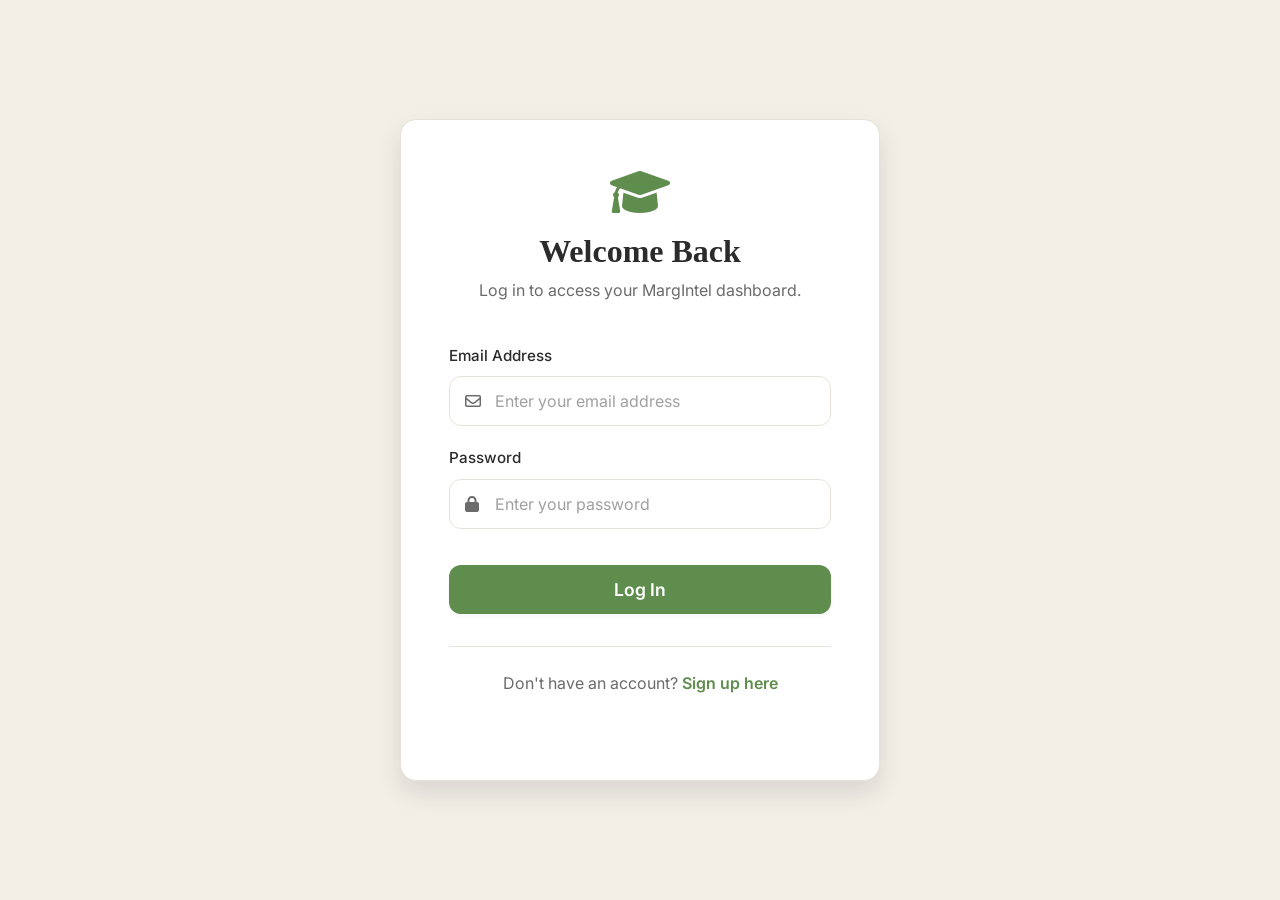
<file: frontend/public/index.html>
<!DOCTYPE html>
<html lang="en">
<head>
  <meta charset="UTF-8">
  <meta name="viewport" content="width=device-width, initial-scale=1.0">
  <title>AI Career Path Allocator</title>
  <link rel="stylesheet" href="style.css">
</head>
<body>
  <div class="dashboard">
    <div class="dashboard-header">
      <h2>AI Career Path Allocator</h2>
      <p id="welcome">Welcome! Choose your standard to find your ideal career path.</p>
    </div>

    <!-- 10th Standard Section -->
    <div class="section-card" onclick="selectSection('tenth')">
      <div class="section-header">
        <h3>10th Standard</h3>
        <span class="badge">For 10th Grade Students</span>
      </div>
      <p>Science, English, Maths + 5 Psychometric Questions + 3 Interests</p>
    </div>

    <!-- 12th Standard Section -->
    <div class="section-card" onclick="selectSection('twelfth')">
      <div class="section-header">
        <h3>12th Standard</h3>
        <span class="badge">For 12th Grade Students</span>
      </div>
      <p>Physics, Chemistry, Maths, Biology + 5 Psychometric Questions + 3 Interests</p>
    </div>

    <!-- 10th Standard Form -->
    <div id="tenthForm" class="form-section">
      <h3>10th Standard Career Prediction</h3>
      
      <div class="form-group">
        <h4>Academic Marks (Out of 100)</h4>
        <div class="input-grid">
          <div class="input-container">
            <input type="number" id="tenth_science" placeholder="Science Marks" min="0" max="100">
            <div class="tooltip">Enter your Science marks (0-100)</div>
          </div>
          <div class="input-container">
            <input type="number" id="tenth_english" placeholder="English Marks" min="0" max="100">
            <div class="tooltip">Enter your English marks (0-100)</div>
          </div>
          <div class="input-container">
            <input type="number" id="tenth_maths" placeholder="Maths Marks" min="0" max="100">
            <div class="tooltip">Enter your Maths marks (0-100)</div>
          </div>
        </div>
      </div>

      <div class="form-group">
        <h4>Psychometric Questions (Rate 1-5)</h4>
        <div class="input-grid">
          <div class="input-container">
            <label>Analytical Thinking</label>
            <select id="tenth_analytical_thinking">
              <option value="">Select (1-5)</option>
              <option value="1">1 - Low</option>
              <option value="2">2 - Below Average</option>
              <option value="3">3 - Average</option>
              <option value="4">4 - Good</option>
              <option value="5">5 - Excellent</option>
            </select>
            <div class="tooltip">Ability to analyze complex problems logically</div>
          </div>
          <div class="input-container">
            <label>Creativity</label>
            <select id="tenth_creativity">
              <option value="">Select (1-5)</option>
              <option value="1">1 - Low</option>
              <option value="2">2 - Below Average</option>
              <option value="3">3 - Average</option>
              <option value="4">4 - Good</option>
              <option value="5">5 - Excellent</option>
            </select>
            <div class="tooltip">Ability to think creatively and innovatively</div>
          </div>
          <div class="input-container">
            <label>Leadership</label>
            <select id="tenth_leadership">
              <option value="">Select (1-5)</option>
              <option value="1">1 - Low</option>
              <option value="2">2 - Below Average</option>
              <option value="3">3 - Average</option>
              <option value="4">4 - Good</option>
              <option value="5">5 - Excellent</option>
            </select>
            <div class="tooltip">Ability to lead and motivate others</div>
          </div>
          <div class="input-container">
            <label>Problem Solving</label>
            <select id="tenth_problem_solving">
              <option value="">Select (1-5)</option>
              <option value="1">1 - Low</option>
              <option value="2">2 - Below Average</option>
              <option value="3">3 - Average</option>
              <option value="4">4 - Good</option>
              <option value="5">5 - Excellent</option>
            </select>
            <div class="tooltip">Ability to solve complex problems effectively</div>
          </div>
          <div class="input-container">
            <label>Communication</label>
            <select id="tenth_communication">
              <option value="">Select (1-5)</option>
              <option value="1">1 - Low</option>
              <option value="2">2 - Below Average</option>
              <option value="3">3 - Average</option>
              <option value="4">4 - Good</option>
              <option value="5">5 - Excellent</option>
            </select>
            <div class="tooltip">Ability to communicate ideas clearly</div>
          </div>
        </div>
      </div>

      <div class="form-group">
        <h4>Interests (Select from dropdown)</h4>
        <div class="input-grid">
          <div class="input-container">
            <label class="required">Interest 1 (Required)</label>
            <select id="tenth_interest1">
              <option value="">Select Interest</option>
              <option value="Technology">Technology</option>
              <option value="Engineering">Engineering</option>
              <option value="Healthcare">Healthcare</option>
              <option value="Science">Science</option>
              <option value="Research">Research</option>
              <option value="Business">Business</option>
              <option value="Finance">Finance</option>
              <option value="Creative Arts">Creative Arts</option>
              <option value="Writing">Writing</option>
              <option value="History">History</option>
            </select>
          </div>
          <div class="input-container">
            <label class="required">Interest 2 (Required)</label>
            <select id="tenth_interest2">
              <option value="">Select Interest</option>
              <option value="Technology">Technology</option>
              <option value="Engineering">Engineering</option>
              <option value="Healthcare">Healthcare</option>
              <option value="Science">Science</option>
              <option value="Research">Research</option>
              <option value="Business">Business</option>
              <option value="Finance">Finance</option>
              <option value="Creative Arts">Creative Arts</option>
              <option value="Writing">Writing</option>
              <option value="History">History</option>
            </select>
          </div>
          <div class="input-container">
            <label>Interest 3 (Optional)</label>
            <select id="tenth_interest3">
              <option value="">Select Interest (Optional)</option>
              <option value="Technology">Technology</option>
              <option value="Engineering">Engineering</option>
              <option value="Healthcare">Healthcare</option>
              <option value="Science">Science</option>
              <option value="Research">Research</option>
              <option value="Business">Business</option>
              <option value="Finance">Finance</option>
              <option value="Creative Arts">Creative Arts</option>
              <option value="Writing">Writing</option>
              <option value="History">History</option>
            </select>
          </div>
        </div>
      </div>

      <div class="progress-container" id="tenthProgressContainer">
        <div class="progress-bar" id="tenthProgressBar"></div>
      </div>

      <div class="button-group">
        <button onclick="predictTenthCareer()">Predict Career Path</button>
        <button onclick="analyzeTenthStrengths()" class="secondary">Analyze My Strengths</button>
        <button onclick="goBack()" class="secondary">Back to Dashboard</button>
      </div>
      
      <div id="tenthResult"></div>
      <div id="tenthAnalysis" class="analysis-results"></div>
    </div>

    <!-- 12th Standard Form -->
    <div id="twelfthForm" class="form-section">
      <h3>12th Standard Career Prediction</h3>
      
      <div class="form-group">
        <h4>Academic Marks (Out of 100)</h4>
        <div class="input-grid">
          <div class="input-container">
            <input type="number" id="twelfth_physics" placeholder="Physics Marks" min="0" max="100">
            <div class="tooltip">Enter your Physics marks (0-100)</div>
          </div>
          <div class="input-container">
            <input type="number" id="twelfth_chemistry" placeholder="Chemistry Marks" min="0" max="100">
            <div class="tooltip">Enter your Chemistry marks (0-100)</div>
          </div>
          <div class="input-container">
            <input type="number" id="twelfth_maths" placeholder="Maths Marks" min="0" max="100">
            <div class="tooltip">Enter your Maths marks (0-100)</div>
          </div>
          <div class="input-container">
            <input type="number" id="twelfth_biology" placeholder="Biology Marks" min="0" max="100">
            <div class="tooltip">Enter your Biology marks (0-100)</div>
          </div>
        </div>
      </div>

      <div class="form-group">
        <h4>Psychometric Questions (Rate 1-5)</h4>
        <div class="input-grid">
          <div class="input-container">
            <label>Analytical Thinking</label>
            <select id="twelfth_analytical_thinking">
              <option value="">Select (1-5)</option>
              <option value="1">1 - Low</option>
              <option value="2">2 - Below Average</option>
              <option value="3">3 - Average</option>
              <option value="4">4 - Good</option>
              <option value="5">5 - Excellent</option>
            </select>
            <div class="tooltip">Ability to analyze complex problems logically</div>
          </div>
          <div class="input-container">
            <label>Creativity</label>
            <select id="twelfth_creativity">
              <option value="">Select (1-5)</option>
              <option value="1">1 - Low</option>
              <option value="2">2 - Below Average</option>
              <option value="3">3 - Average</option>
              <option value="4">4 - Good</option>
              <option value="5">5 - Excellent</option>
            </select>
            <div class="tooltip">Ability to think creatively and innovatively</div>
          </div>
          <div class="input-container">
            <label>Leadership</label>
            <select id="twelfth_leadership">
              <option value="">Select (1-5)</option>
              <option value="1">1 - Low</option>
              <option value="2">2 - Below Average</option>
              <option value="3">3 - Average</option>
              <option value="4">4 - Good</option>
              <option value="5">5 - Excellent</option>
            </select>
            <div class="tooltip">Ability to lead and motivate others</div>
          </div>
          <div class="input-container">
            <label>Problem Solving</label>
            <select id="twelfth_problem_solving">
              <option value="">Select (1-5)</option>
              <option value="1">1 - Low</option>
              <option value="2">2 - Below Average</option>
              <option value="3">3 - Average</option>
              <option value="4">4 - Good</option>
              <option value="5">5 - Excellent</option>
            </select>
            <div class="tooltip">Ability to solve complex problems effectively</div>
          </div>
          <div class="input-container">
            <label>Communication</label>
            <select id="twelfth_communication">
              <option value="">Select (1-5)</option>
              <option value="1">1 - Low</option>
              <option value="2">2 - Below Average</option>
              <option value="3">3 - Average</option>
              <option value="4">4 - Good</option>
              <option value="5">5 - Excellent</option>
            </select>
            <div class="tooltip">Ability to communicate ideas clearly</div>
          </div>
        </div>
      </div>

      <div class="form-group">
        <h4>Interests (Select from dropdown)</h4>
        <div class="input-grid">
          <div class="input-container">
            <label class="required">Interest 1 (Required)</label>
            <select id="twelfth_interest1">
              <option value="">Select Interest</option>
              <option value="Technology">Technology</option>
              <option value="Engineering">Engineering</option>
              <option value="Healthcare">Healthcare</option>
              <option value="Science">Science</option>
              <option value="Research">Research</option>
              <option value="Business">Business</option>
              <option value="Finance">Finance</option>
              <option value="Creative Arts">Creative Arts</option>
              <option value="Writing">Writing</option>
              <option value="History">History</option>
            </select>
          </div>
          <div class="input-container">
            <label class="required">Interest 2 (Required)</label>
            <select id="twelfth_interest2">
              <option value="">Select Interest</option>
              <option value="Technology">Technology</option>
              <option value="Engineering">Engineering</option>
              <option value="Healthcare">Healthcare</option>
              <option value="Science">Science</option>
              <option value="Research">Research</option>
              <option value="Business">Business</option>
              <option value="Finance">Finance</option>
              <option value="Creative Arts">Creative Arts</option>
              <option value="Writing">Writing</option>
              <option value="History">History</option>
            </select>
          </div>
          <div class="input-container">
            <label>Interest 3 (Optional)</label>
            <select id="twelfth_interest3">
              <option value="">Select Interest (Optional)</option>
              <option value="Technology">Technology</option>
              <option value="Engineering">Engineering</option>
              <option value="Healthcare">Healthcare</option>
              <option value="Science">Science</option>
              <option value="Research">Research</option>
              <option value="Business">Business</option>
              <option value="Finance">Finance</option>
              <option value="Creative Arts">Creative Arts</option>
              <option value="Writing">Writing</option>
              <option value="History">History</option>
            </select>
          </div>
        </div>
      </div>

      <div class="progress-container" id="twelfthProgressContainer">
        <div class="progress-bar" id="twelfthProgressBar"></div>
      </div>

      <div class="button-group">
        <button onclick="predictTwelfthCareer()">Predict Career Path</button>
        <button onclick="analyzeTwelfthStrengths()" class="secondary">Analyze My Strengths</button>
        <button onclick="goBack()" class="secondary">Back to Dashboard</button>
      </div>
      
      <div id="twelfthResult"></div>
      <div id="twelfthAnalysis" class="analysis-results"></div>
    </div>

    <div class="button-group" style="margin-top: 30px;">
      <button onclick="logout()" class="logout">Logout</button>
    </div>
  </div>

  <script>
    // Display logged-in user name if available
    const user = JSON.parse(localStorage.getItem("user"));
    if (user && user.name) {
      document.getElementById("welcome").innerText = `Welcome, ${user.name}! Choose your standard to find your ideal career path.`;
    } else {
      // If not logged in, redirect to login page
      window.location.href = "login.html";
    }
  </script>

  <script src="script.js"></script>
</body>
</html>
</file>
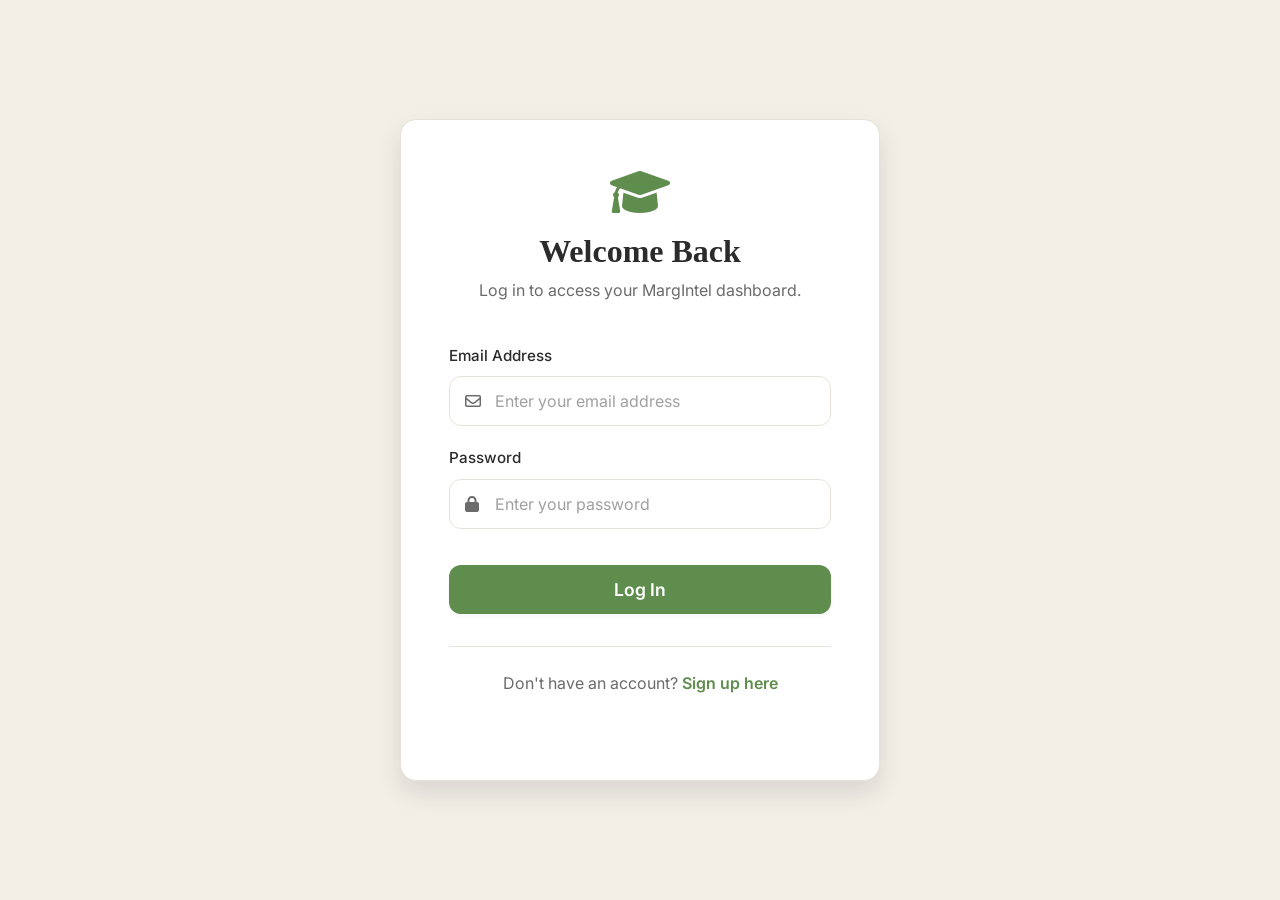
<file: frontend/public/admin.html>
<!DOCTYPE html>
<html lang="en">
<head>
    <meta charset="UTF-8">
    <meta name="viewport" content="width=device-width, initial-scale=1.0">
    <title>MargIntel - Admin Dashboard</title>
    <!-- Google Fonts -->
    <link href="https://fonts.googleapis.com/css2?family=Inter:wght@400;500;600;700&display=swap" rel="stylesheet">
    <link rel="stylesheet" href="style.css">
    <link rel="stylesheet" href="https://cdnjs.cloudflare.com/ajax/libs/font-awesome/6.0.0/css/all.min.css">
    <style>
        .admin-stats-grid {
            display: grid;
            grid-template-columns: repeat(auto-fit, minmax(200px, 1fr));
            gap: 24px;
            margin-bottom: 40px;
        }
        .stat-card {
            background-color: var(--bg-card);
            border: 1px solid var(--border);
            border-radius: var(--radius-md);
            padding: 24px;
            display: flex;
            align-items: center;
            gap: 20px;
        }
        .stat-icon {
            width: 60px;
            height: 60px;
            border-radius: 50%;
            background-color: var(--primary-light);
            color: var(--primary);
            display: flex;
            align-items: center;
            justify-content: center;
            font-size: 1.5rem;
        }
        .stat-content h3 {
            font-size: 2rem;
            margin-bottom: 4px;
        }
        .stat-content p {
            color: var(--text-muted);
            font-size: 0.9rem;
        }
        .admin-table-container {
            background-color: var(--bg-card);
            border: 1px solid var(--border);
            border-radius: var(--radius-md);
            overflow: hidden;
        }
        .admin-table {
            width: 100%;
            border-collapse: collapse;
        }
        .admin-table th, .admin-table td {
            padding: 16px 24px;
            text-align: left;
            border-bottom: 1px solid var(--border);
        }
        .admin-table th {
            background-color: var(--bg-alt);
            font-weight: 600;
            color: var(--text-muted);
            text-transform: uppercase;
            font-size: 0.85rem;
            letter-spacing: 0.5px;
        }
        .admin-table tbody tr:hover {
            background-color: var(--bg-alt);
        }
        .status-badge {
            display: inline-block;
            padding: 4px 12px;
            border-radius: var(--radius-pill);
            font-size: 0.85rem;
            font-weight: 500;
        }
        .status-complete {
            background-color: #E8F5E9;
            color: #2E7D32;
        }
        .status-pending {
            background-color: #FFF3E0;
            color: #EF6C00;
        }
        .action-btns .btn-icon {
            background: none;
            border: none;
            color: var(--text-muted);
            cursor: pointer;
            font-size: 1.1rem;
            margin-right: 12px;
            transition: var(--transition);
        }
        .action-btns .btn-icon:hover {
            color: var(--primary);
        }
    </style>
</head>
<body class="dashboard-body">

    <!-- Sidebar Navigation -->
    <aside class="sidebar" id="sidebar">
        <div class="sidebar-header">
            <i class="fa-solid fa-graduation-cap text-sage"></i>
            <h2>MargIntel</h2>
        </div>
        
        <ul class="sidebar-menu">
            <li><a href="dashboard.html"><i class="fa-solid fa-house"></i> Dashboard</a></li>
            <li><a href="assessment.html"><i class="fa-solid fa-clipboard-list"></i> Assessment</a></li>
            <li><a href="strength.html"><i class="fa-solid fa-dumbbell"></i> Strength Analysis</a></li>
            <li><a href="prediction.html"><i class="fa-solid fa-bullseye"></i> Career Prediction</a></li>
            <li><a href="reports.html"><i class="fa-solid fa-file-pdf"></i> PDF Reports</a></li>
            <li class="menu-divider"></li>
            <li><a href="profile.html"><i class="fa-solid fa-user"></i> My Profile</a></li>
            <li><a href="settings.html"><i class="fa-solid fa-gear"></i> Settings</a></li>
            <li id="admin-nav" style="display: block;"><a href="admin.html" class="active"><i class="fa-solid fa-shield-halved"></i> Admin Panel</a></li>
        </ul>
        
        <div class="sidebar-footer">
            <a href="#" onclick="logout(event)"><i class="fa-solid fa-arrow-right-from-bracket"></i> Log Out</a>
        </div>
    </aside>

    <main class="main-content">
        <header class="top-header">
            <button class="mobile-toggle" id="mobile-toggle">
                <i class="fa-solid fa-bars"></i>
            </button>
            <div class="header-user">
                <span id="welcome-msg">Admin Mode</span>
                <div class="user-avatar" id="user-avatar-initial" style="background-color: #D9534F; color: white;">A</div>
            </div>
        </header>

        <div class="dashboard-content">
            <div class="page-title">
                <h1>System Administration</h1>
                <p>Monitor platform usage, user assessments, and predictions.</p>
            </div>

            <div class="admin-stats-grid" id="stats-container">
                <div class="stat-card"><div class="stat-icon"><i class="fa-solid fa-spinner fa-spin"></i></div><div class="stat-content"><h3>-</h3><p>Loading Stats...</p></div></div>
            </div>

            <div class="admin-table-container">
                <table class="admin-table">
                    <thead>
                        <tr>
                            <th>User Name</th>
                            <th>Email</th>
                            <th>Joined Date</th>
                            <th>Assessment Status</th>
                            <th>Actions</th>
                        </tr>
                    </thead>
                    <tbody id="users-table-body">
                        <tr><td colspan="5" class="text-center">Loading users...</td></tr>
                    </tbody>
                </table>
            </div>

            <!-- Simple Modal for User Details (Hidden by default) -->
            <div id="userModal" style="display: none; position: fixed; inset: 0; background: rgba(0,0,0,0.5); z-index: 1000; align-items: center; justify-content: center;">
                <div style="background: white; padding: 32px; border-radius: 12px; width: 90%; max-width: 600px; max-height: 90vh; overflow-y: auto;">
                    <div style="display: flex; justify-content: space-between; align-items: center; margin-bottom: 24px;">
                        <h2 id="modal-title">User Details</h2>
                        <button onclick="closeModal()" style="background: none; border: none; font-size: 1.5rem; cursor: pointer;">&times;</button>
                    </div>
                    <div id="modal-content" style="white-space: pre-wrap; font-family: monospace; background: #f4f4f4; padding: 16px; border-radius: 8px;">
                        Loading...
                    </div>
                </div>
            </div>
            
        </div>
    </main>

    <script src="app.js"></script>
    <script>
        document.addEventListener('DOMContentLoaded', async () => {
            const user = JSON.parse(localStorage.getItem('margintel_user') || '{}');
            if (user.role !== 'admin') {
                alert("Unauthorized Access");
                window.location.href = 'dashboard.html';
                return;
            }

            if (user.profile_photo_path) {
                const topAvatar = document.getElementById('user-avatar-initial');
                topAvatar.style.backgroundImage = `url(${API_BASE_URL}${user.profile_photo_path})`;
                topAvatar.style.backgroundSize = 'cover';
                topAvatar.textContent = '';
            }

            try {
                // Fetch Stats
                const statsRes = await fetchWithAuth(`${API_BASE_URL}/admin/stats`);
                const statsData = await statsRes.json();
                
                if (statsData.status) {
                    const s = statsData.stats;
                    document.getElementById('stats-container').innerHTML = `
                        <div class="stat-card"><div class="stat-icon"><i class="fa-solid fa-users"></i></div><div class="stat-content"><h3>${s.total_users}</h3><p>Total Users</p></div></div>
                        <div class="stat-card"><div class="stat-icon"><i class="fa-solid fa-clipboard-check"></i></div><div class="stat-content"><h3>${s.completed_assessments}</h3><p>Assessments Completed</p></div></div>
                        <div class="stat-card"><div class="stat-icon"><i class="fa-solid fa-bullseye"></i></div><div class="stat-content"><h3>${s.total_predictions}</h3><p>Total Predictions</p></div></div>
                        <div class="stat-card"><div class="stat-icon"><i class="fa-solid fa-image-portrait"></i></div><div class="stat-content"><h3>${s.users_with_photos}</h3><p>Profiles Setup</p></div></div>
                    `;
                }

                // Fetch Users list
                const usersRes = await fetchWithAuth(`${API_BASE_URL}/admin/users`);
                const usersData = await usersRes.json();
                
                if (usersData.status) {
                    const tbody = document.getElementById('users-table-body');
                    tbody.innerHTML = '';
                    
                    if (usersData.users.length === 0) {
                        tbody.innerHTML = '<tr><td colspan="5" class="text-center">No users found</td></tr>';
                    } else {
                        usersData.users.forEach(u => {
                            const date = u.created_at ? new Date(u.created_at).toLocaleDateString() : 'N/A';
                            const statusHTML = u.assessment_completed 
                                ? '<span class="status-badge status-complete">Completed</span>'
                                : '<span class="status-badge status-pending">Pending</span>';
                                
                            tbody.innerHTML += `
                                <tr>
                                    <td><strong>${u.full_name || u.name}</strong></td>
                                    <td>${u.email}</td>
                                    <td>${date}</td>
                                    <td>${statusHTML}</td>
                                    <td class="action-btns">
                                        <button class="btn-icon" title="View Details" onclick="viewUser('${u.email}')"><i class="fa-solid fa-eye"></i></button>
                                        <button class="btn-icon" title="Delete User" style="color: #D9534F;"><i class="fa-solid fa-trash"></i></button>
                                    </td>
                                </tr>
                            `;
                        });
                    }
                }
            } catch (error) {
                console.error("Admin error:", error);
                document.getElementById('stats-container').innerHTML = `<p class="text-error">Error loading admin data: ${error.message}</p>`;
            }

            document.getElementById('mobile-toggle').addEventListener('click', () => {
                document.getElementById('sidebar').classList.toggle('active');
            });
        });

        async function viewUser(email) {
            const modal = document.getElementById('userModal');
            const content = document.getElementById('modal-content');
            modal.style.display = 'flex';
            content.innerHTML = 'Fetching data...';
            
            try {
                const res = await fetchWithAuth(`${API_BASE_URL}/admin/users/${email}/details`);
                const data = await res.json();
                
                if (data.status) {
                    content.innerHTML = JSON.stringify(data, null, 2);
                } else {
                    content.innerHTML = `Error: ${data.message}`;
                }
            } catch (err) {
                content.innerHTML = `Error: ${err.message}`;
            }
        }
        
        function closeModal() {
            document.getElementById('userModal').style.display = 'none';
        }
    </script>
</body>
</html>
</file>
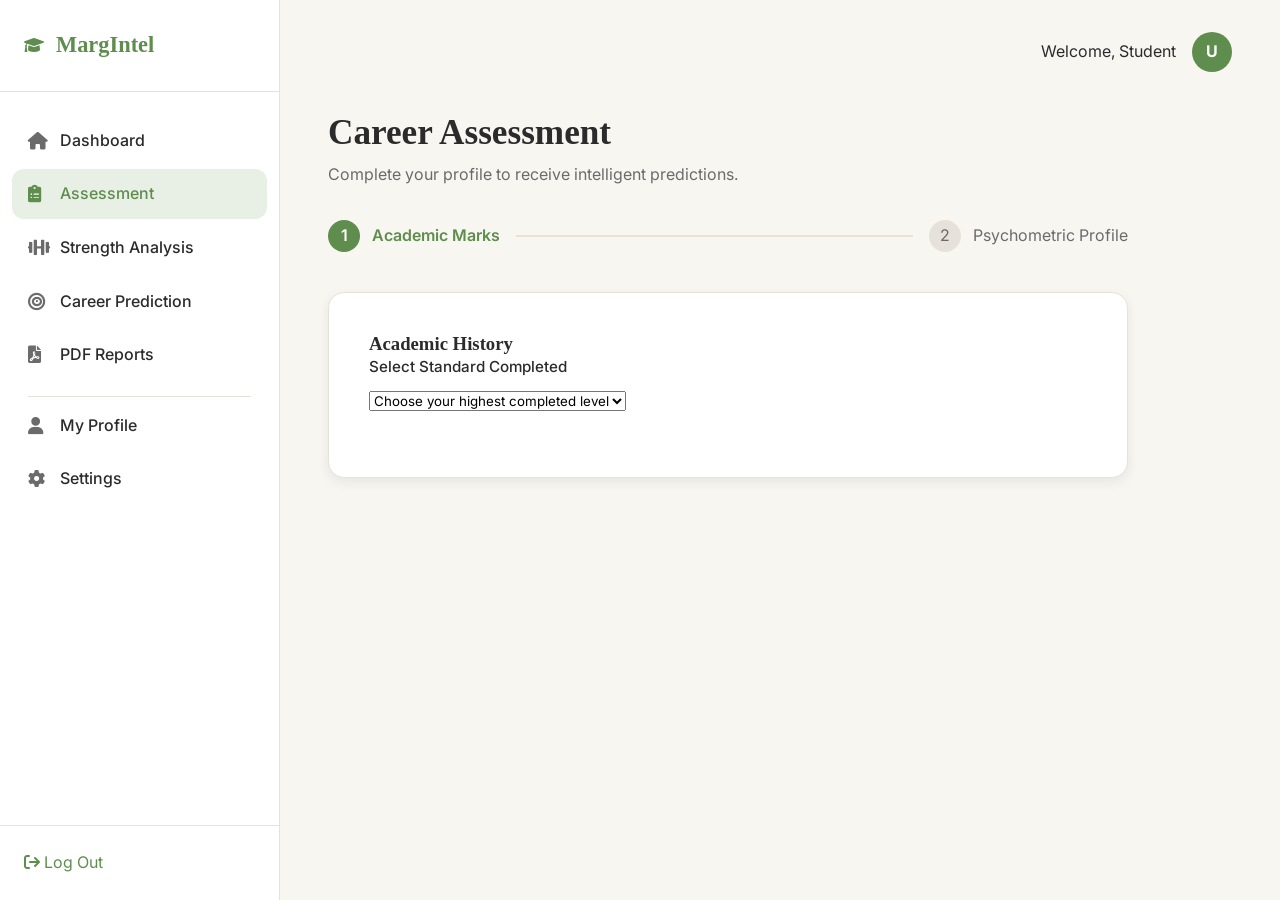
<file: frontend/public/assessment.html>
<!DOCTYPE html>
<html lang="en">
<head>
    <meta charset="UTF-8">
    <meta name="viewport" content="width=device-width, initial-scale=1.0">
    <title>MargIntel - Assessment</title>
    <!-- Google Fonts -->
    <link href="https://fonts.googleapis.com/css2?family=Inter:wght@400;500;600;700&display=swap" rel="stylesheet">
    <link rel="stylesheet" href="style.css">
    <link rel="stylesheet" href="https://cdnjs.cloudflare.com/ajax/libs/font-awesome/6.0.0/css/all.min.css">
</head>
<body class="dashboard-body">

    <!-- Sidebar Navigation -->
    <aside class="sidebar" id="sidebar">
        <div class="sidebar-header">
            <i class="fa-solid fa-graduation-cap text-sage"></i>
            <h2>MargIntel</h2>
        </div>
        
        <ul class="sidebar-menu">
            <li><a href="dashboard.html"><i class="fa-solid fa-house"></i> Dashboard</a></li>
            <li><a href="assessment.html" class="active"><i class="fa-solid fa-clipboard-list"></i> Assessment</a></li>
            <li><a href="strength.html" id="nav-strength"><i class="fa-solid fa-dumbbell"></i> Strength Analysis</a></li>
            <li><a href="prediction.html" id="nav-prediction"><i class="fa-solid fa-bullseye"></i> Career Prediction</a></li>
            <li><a href="reports.html" id="nav-reports"><i class="fa-solid fa-file-pdf"></i> PDF Reports</a></li>
            <li class="menu-divider"></li>
            <li><a href="profile.html"><i class="fa-solid fa-user"></i> My Profile</a></li>
            <li><a href="settings.html"><i class="fa-solid fa-gear"></i> Settings</a></li>
            <li id="admin-nav" style="display: none;"><a href="admin.html"><i class="fa-solid fa-shield-halved"></i> Admin Panel</a></li>
        </ul>
        
        <div class="sidebar-footer">
            <a href="#" onclick="logout(event)"><i class="fa-solid fa-arrow-right-from-bracket"></i> Log Out</a>
        </div>
    </aside>

    <!-- Main Content -->
    <main class="main-content">
        <header class="top-header">
            <button class="mobile-toggle" id="mobile-toggle">
                <i class="fa-solid fa-bars"></i>
            </button>
            <div class="header-user">
                <span id="welcome-msg">Welcome, User</span>
                <div class="user-avatar" id="user-avatar-initial">U</div>
            </div>
        </header>

        <div class="dashboard-content">
            <div class="page-title">
                <h1>Career Assessment</h1>
                <p>Complete your profile to receive intelligent predictions.</p>
            </div>

            <!-- Enhanced Multi-Step Form Wrapper -->
            <div class="assessment-container">
                
                <!-- Progress Indicator -->
                <div class="progress-bar">
                    <div class="progress-step active" id="step1-indicator">
                        <div class="step-circle">1</div>
                        <span>Academic Marks</span>
                    </div>
                    <div class="progress-line"></div>
                    <div class="progress-step" id="step2-indicator">
                        <div class="step-circle">2</div>
                        <span>Psychometric Profile</span>
                    </div>
                </div>

                <!-- Step 1: Academic Form (10th/12th selector) -->
                <div id="step-1" class="step-content active">
                    <div class="card-form">
                        <h3>Academic History</h3>
                        
                        <div class="form-group mb-4">
                            <label>Select Standard Completed</label>
                            <select id="standard-select" class="form-select" onchange="toggleStandardForm()">
                                <option value="" disabled selected>Choose your highest completed level</option>
                                <option value="10">10th Standard</option>
                                <option value="12">12th Standard</option>
                            </select>
                        </div>

                        <!-- 10th Form -->
                        <div id="form-10th" style="display: none;">
                            <div class="grid-2-cols">
                                <div class="form-group">
                                    <label>Science Score (%)</label>
                                    <input type="number" id="sc_10" min="0" max="100">
                                </div>
                                <div class="form-group">
                                    <label>Maths Score (%)</label>
                                    <input type="number" id="math_10" min="0" max="100">
                                </div>
                                <div class="form-group">
                                    <label>English Score (%)</label>
                                    <input type="number" id="eng_10" min="0" max="100">
                                </div>
                            </div>
                            <div class="form-actions mt-4">
                                <span></span>
                                <button class="btn-primary" onclick="submitStep1(10)">Continue <i class="fa-solid fa-arrow-right ml-2"></i></button>
                            </div>
                        </div>

                        <!-- 12th Form -->
                        <div id="form-12th" style="display: none;">
                            <div class="grid-2-cols">
                                <div class="form-group">
                                    <label>Physics Score (%)</label>
                                    <input type="number" id="phy_12" min="0" max="100">
                                </div>
                                <div class="form-group">
                                    <label>Chemistry Score (%)</label>
                                    <input type="number" id="chem_12" min="0" max="100">
                                </div>
                                <div class="form-group">
                                    <label>Maths Score (%)</label>
                                    <input type="number" id="math_12" min="0" max="100">
                                </div>
                                <div class="form-group">
                                    <label>Biology Score (%)</label>
                                    <input type="number" id="bio_12" min="0" max="100">
                                </div>
                            </div>
                            <div class="form-actions mt-4">
                                <span></span>
                                <button class="btn-primary" onclick="submitStep1(12)">Continue <i class="fa-solid fa-arrow-right ml-2"></i></button>
                            </div>
                        </div>
                    </div>
                </div>

                <!-- Step 2: Psychometric Form -->
                <div id="step-2" class="step-content" style="display: none;">
                    <div class="card-form">
                        <h3>Psychometric Evaluation</h3>
                        <p class="text-muted mb-4">Rate yourself on a scale of 1 (Low) to 5 (High) for the following traits.</p>
                        
                        <div class="psycho-questions">
                            <div class="form-group">
                                <label>Logical Reasoning & Problem Solving</label>
                                <select id="psy_logical" class="form-select" style="padding: 10px; width: 100%; border: 1px solid var(--border); border-radius: 8px;">
                                    <option value="1">1 (Low)</option>
                                    <option value="2">2</option>
                                    <option value="3" selected>3 (Neutral)</option>
                                    <option value="4">4</option>
                                    <option value="5">5 (High)</option>
                                </select>
                            </div>
                            
                            <div class="form-group">
                                <label>Creativity & Originality</label>
                                <select id="psy_creative" class="form-select" style="padding: 10px; width: 100%; border: 1px solid var(--border); border-radius: 8px;">
                                    <option value="1">1 (Low)</option>
                                    <option value="2">2</option>
                                    <option value="3" selected>3 (Neutral)</option>
                                    <option value="4">4</option>
                                    <option value="5">5 (High)</option>
                                </select>
                            </div>

                            <div class="form-group">
                                <label>Communication & Extraversion</label>
                                <select id="psy_comm" class="form-select" style="padding: 10px; width: 100%; border: 1px solid var(--border); border-radius: 8px;">
                                    <option value="1">1 (Low)</option>
                                    <option value="2">2</option>
                                    <option value="3" selected>3 (Neutral)</option>
                                    <option value="4">4</option>
                                    <option value="5">5 (High)</option>
                                </select>
                            </div>
                            
                            <div class="form-group">
                                <label>Attention to Detail & Organization</label>
                                <select id="psy_detail" class="form-select" style="padding: 10px; width: 100%; border: 1px solid var(--border); border-radius: 8px;">
                                    <option value="1">1 (Low)</option>
                                    <option value="2">2</option>
                                    <option value="3" selected>3 (Neutral)</option>
                                    <option value="4">4</option>
                                    <option value="5">5 (High)</option>
                                </select>
                            </div>

                            <div class="form-group">
                                <label>Leadership & Team Managment</label>
                                <select id="psy_leader" class="form-select" style="padding: 10px; width: 100%; border: 1px solid var(--border); border-radius: 8px;">
                                    <option value="1">1 (Low)</option>
                                    <option value="2">2</option>
                                    <option value="3" selected>3 (Neutral)</option>
                                    <option value="4">4</option>
                                    <option value="5">5 (High)</option>
                                </select>
                            </div>
                        </div>
                        
                        <hr class="my-4">
                        
                        <div class="grid-2-cols">
                            <div class="form-group">
                                <label>Primary Interest (Mandatory)</label>
                                <select id="interest_1" class="form-select" style="padding: 10px; width: 100%; border: 1px solid var(--border); border-radius: 8px;">
                                    <option value="Technology">Technology & Programming</option>
                                    <option value="Healthcare">Healthcare & Medicine</option>
                                    <option value="Business">Business & Management</option>
                                    <option value="Creative">Creative Arts & Design</option>
                                    <option value="Engineering">Core Engineering</option>
                                    <option value="Science">Pure Sciences</option>
                                    <option value="Finance">Finance & Accounting</option>
                                </select>
                            </div>
                            <div class="form-group">
                                <label>Secondary Interest (Mandatory)</label>
                                <select id="interest_2" class="form-select" style="padding: 10px; width: 100%; border: 1px solid var(--border); border-radius: 8px;">
                                    <option value="Science">Pure Sciences</option>
                                    <option value="Technology">Technology & Programming</option>
                                    <option value="Healthcare">Healthcare & Medicine</option>
                                    <option value="Business">Business & Management</option>
                                    <option value="Creative">Creative Arts & Design</option>
                                    <option value="Engineering">Core Engineering</option>
                                    <option value="Finance">Finance & Accounting</option>
                                </select>
                            </div>
                        </div>
                        <div class="form-group">
                            <label>Optional Interest</label>
                            <select id="interest_3" class="form-select" style="padding: 10px; width: 100%; border: 1px solid var(--border); border-radius: 8px;">
                                <option value="">None / No Preference</option>
                                <option value="Sports">Sports & Fitness</option>
                                <option value="Humanities">Humanities & Social Sciences</option>
                                <option value="Marketing">Marketing & Communication</option>
                                <option value="Law">Law & Governance</option>
                            </select>
                        </div>

                        <div class="form-actions mt-4">
                            <button class="btn-secondary" onclick="goBackToStep1()"><i class="fa-solid fa-arrow-left mr-2"></i> Back</button>
                            <button class="btn-primary" onclick="submitFinalAssessment()" id="finalSubmitBtn">Generate Final Prediction <i class="fa-solid fa-wand-magic-sparkles ml-2"></i></button>
                        </div>
                    </div>
                </div>

            </div>
        </div>
    </main>

    <script src="app.js"></script>
    <script>
        // Init User
        const user = JSON.parse(localStorage.getItem('margintel_user') || '{}');
        document.getElementById('welcome-msg').textContent = `Welcome, ${user.full_name || 'Student'}`;
        document.getElementById('user-avatar-initial').textContent = (user.full_name || 'U').charAt(0).toUpperCase();
        if (user.role === 'admin') document.getElementById('admin-nav').style.display = 'block';

        let assessmentData = {
            standard: null,
            academic: {},
            psychometric: {}
        };

        function toggleStandardForm() {
            const val = document.getElementById('standard-select').value;
            if (val === "10") {
                document.getElementById('form-10th').style.display = 'block';
                document.getElementById('form-12th').style.display = 'none';
            } else if (val === "12") {
                document.getElementById('form-10th').style.display = 'none';
                document.getElementById('form-12th').style.display = 'block';
            }
        }

        function submitStep1(std) {
            assessmentData.standard = std;
            if (std === 10) {
                assessmentData.academic = {
                    science: document.getElementById('sc_10').value,
                    maths: document.getElementById('math_10').value,
                    english: document.getElementById('eng_10').value
                };
            } else {
                assessmentData.academic = {
                    physics: document.getElementById('phy_12').value,
                    chemistry: document.getElementById('chem_12').value,
                    maths: document.getElementById('math_12').value,
                    biology: document.getElementById('bio_12').value
                };
            }

            // Move to step 2 visually
            document.getElementById('step-1').style.display = 'none';
            document.getElementById('step-2').style.display = 'block';
            
            document.getElementById('step2-indicator').classList.add('active');
            document.querySelector('.progress-line').style.backgroundColor = 'var(--primary)';
        }

        function goBackToStep1() {
            document.getElementById('step-2').style.display = 'none';
            document.getElementById('step-1').style.display = 'block';
            
            document.getElementById('step2-indicator').classList.remove('active');
            document.querySelector('.progress-line').style.backgroundColor = '#E7E2D9';
        }

        async function submitFinalAssessment() {
            const btn = document.getElementById('finalSubmitBtn');
            btn.innerHTML = '<i class="fa-solid fa-spinner fa-spin"></i> Processing...';
            btn.disabled = true;

            assessmentData.psychometric = {
                logical: document.getElementById('psy_logical').value,
                creative: document.getElementById('psy_creative').value,
                communication: document.getElementById('psy_comm').value,
                detail: document.getElementById('psy_detail').value,
                leadership: document.getElementById('psy_leader').value,
                interest1: document.getElementById('interest_1').value,
                interest2: document.getElementById('interest_2').value,
                interest3: document.getElementById('interest_3').value
            };

            try {
                // Post to unified endpoint based on existing predict_routes 
                // Or handle separately. Since excel_processor handles flat, we send the merged object.
                const endpoint = assessmentData.standard === 10 ? '/predict/10th' : '/predict/12th';
                
                // Note: The previous backend logic required specific flat keys.
                // We'll update predict_routes.py soon to handle JSON properly.
                // Assuming modern JSON proxy architecture in Phase 2 backend.
                
                const response = await fetchWithAuth(`${API_BASE_URL}${endpoint}`, {
                    method: 'POST',
                    body: JSON.stringify(assessmentData)
                });

                const result = await response.json();
                
                if (response.ok) {
                    // Force update local user completed flag
                    user.assessment_completed = true;
                    localStorage.setItem('margintel_user', JSON.stringify(user));
                    
                    // Redirect to prediction results
                    window.location.href = 'prediction.html';
                } else {
                    alert('Error: ' + result.message);
                    btn.innerHTML = 'Generate Final Prediction <i class="fa-solid fa-wand-magic-sparkles ml-2"></i>';
                    btn.disabled = false;
                }
            } catch (err) {
                alert('Connection Error: ' + err.message);
                btn.innerHTML = 'Generate Final Prediction <i class="fa-solid fa-wand-magic-sparkles ml-2"></i>';
                btn.disabled = false;
            }
        }
        
        // Mobile Sidebar Toggle
        document.getElementById('mobile-toggle').addEventListener('click', () => {
            document.getElementById('sidebar').classList.toggle('active');
        });
    </script>
</body>
</html>
</file>
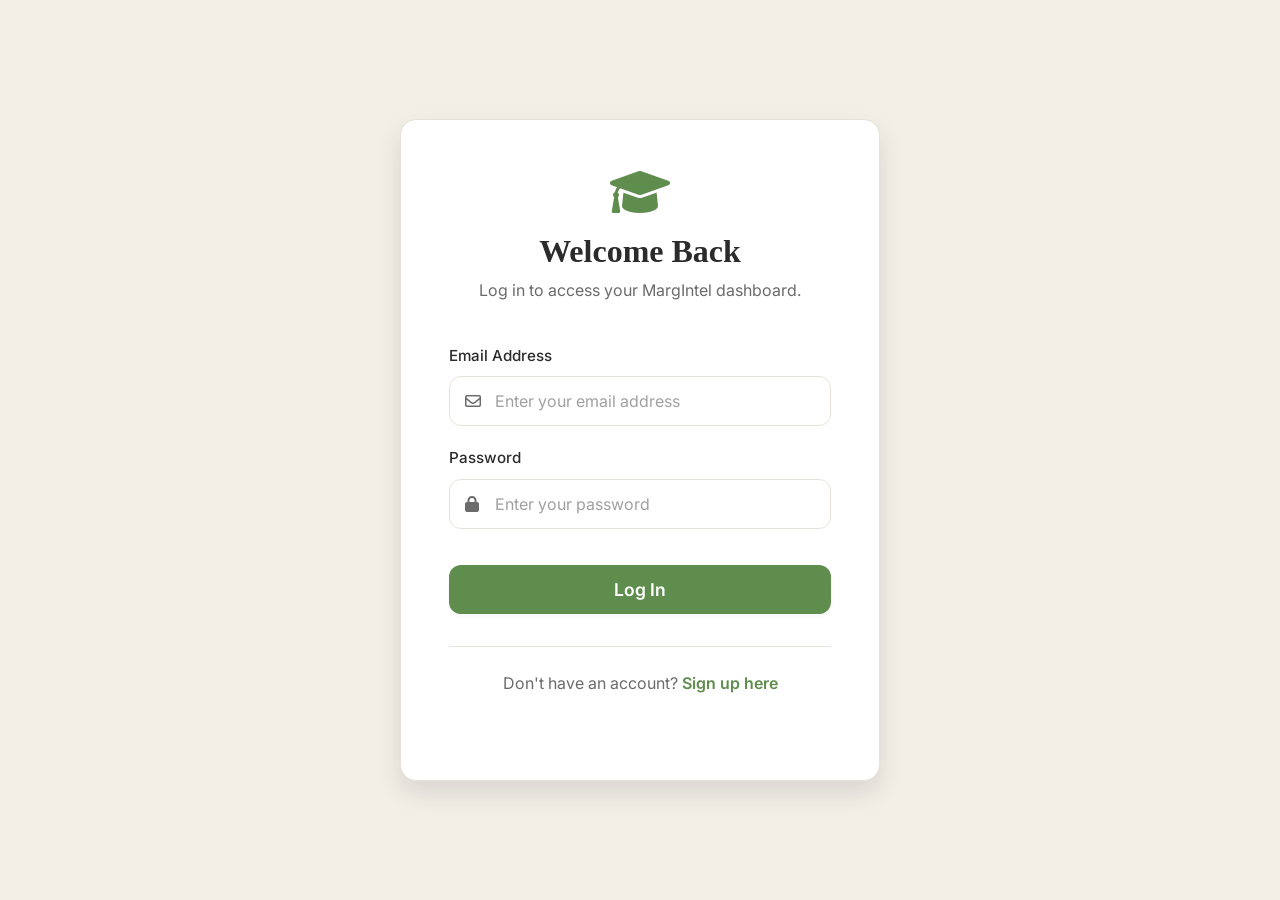
<file: frontend/public/colleges.html>
<!DOCTYPE html>
<html lang="en">
<head>
    <meta charset="UTF-8">
    <meta name="viewport" content="width=device-width, initial-scale=1.0">
    <title>MargIntel - College Recommendations</title>
    <!-- Google Fonts -->
    <link href="https://fonts.googleapis.com/css2?family=Inter:wght@400;500;600;700&display=swap" rel="stylesheet">
    <link rel="stylesheet" href="style.css">
    <link rel="stylesheet" href="https://cdnjs.cloudflare.com/ajax/libs/font-awesome/6.0.0/css/all.min.css">
    <style>
        .college-card {
            background: white;
            border-radius: 12px;
            padding: 24px;
            margin-bottom: 20px;
            box-shadow: 0 4px 15px rgba(0,0,0,0.05);
            border-left: 5px solid var(--primary);
            transition: transform 0.2s;
        }
        .college-card:hover {
            transform: translateY(-3px);
        }
        .college-header {
            display: flex;
            justify-content: space-between;
            align-items: flex-start;
            margin-bottom: 15px;
        }
        .college-title {
            font-size: 1.25rem;
            font-weight: 600;
            color: var(--text-dark);
        }
        .college-badge {
            background: rgba(132, 165, 157, 0.15);
            color: var(--primary);
            padding: 5px 12px;
            border-radius: 20px;
            font-size: 0.85rem;
            font-weight: 500;
        }
        .college-details p {
            margin: 5px 0;
            color: var(--text-muted);
            font-size: 0.95rem;
        }
        .college-details strong {
            color: var(--text-dark);
        }
        .filter-section {
            background: white;
            padding: 24px;
            border-radius: 12px;
            margin-bottom: 30px;
            box-shadow: 0 4px 15px rgba(0,0,0,0.05);
            display: flex;
            align-items: flex-end;
            gap: 20px;
            flex-wrap: wrap;
        }
        .filter-group {
            flex: 1;
            min-width: 200px;
        }
        .filter-group label {
            display: block;
            margin-bottom: 8px;
            font-weight: 500;
            color: var(--text-dark);
        }
        .filter-group select {
            width: 100%;
            padding: 12px;
            border: 1px solid #ddd;
            border-radius: 8px;
            font-family: inherit;
        }
        .pred-context {
            margin-bottom: 20px;
            padding: 15px 20px;
            background: rgba(132, 165, 157, 0.1);
            border-radius: 8px;
            color: var(--primaryDark);
            border-left: 4px solid var(--primary);
        }
    </style>
</head>
<body class="dashboard-body">

    <!-- Sidebar Navigation -->
    <aside class="sidebar" id="sidebar">
        <div class="sidebar-header">
            <i class="fa-solid fa-graduation-cap text-sage"></i>
            <h2>MargIntel</h2>
        </div>
        
        <ul class="sidebar-menu">
            <li><a href="dashboard.html"><i class="fa-solid fa-house"></i> Dashboard</a></li>
            <li><a href="assessment.html" id="nav-assessment"><i class="fa-solid fa-clipboard-list"></i> Assessment</a></li>
            <li><a href="strength.html" id="nav-strength"><i class="fa-solid fa-dumbbell"></i> Strength Analysis</a></li>
            <li><a href="prediction.html"><i class="fa-solid fa-bullseye"></i> Career Prediction</a></li>
            <li><a href="colleges.html" class="active"><i class="fa-solid fa-school"></i> Colleges</a></li>
            <li><a href="reports.html" id="nav-reports"><i class="fa-solid fa-file-pdf"></i> PDF Reports</a></li>
            <li class="menu-divider"></li>
            <li><a href="profile.html"><i class="fa-solid fa-user"></i> My Profile</a></li>
            <li><a href="settings.html"><i class="fa-solid fa-gear"></i> Settings</a></li>
            <li id="admin-nav" style="display: none;"><a href="admin.html"><i class="fa-solid fa-shield-halved"></i> Admin Panel</a></li>
        </ul>
        
        <div class="sidebar-footer">
            <a href="#" onclick="logout(event)"><i class="fa-solid fa-arrow-right-from-bracket"></i> Log Out</a>
        </div>
    </aside>

    <main class="main-content">
        <header class="top-header">
            <button class="mobile-toggle" id="mobile-toggle">
                <i class="fa-solid fa-bars"></i>
            </button>
            <div class="header-user">
                <span id="welcome-msg">Welcome, User</span>
                <div class="user-avatar" id="user-avatar-initial">U</div>
            </div>
        </header>

        <div class="dashboard-content">
            <div class="page-title">
                <h1>Target Colleges & Courses</h1>
                <p>Personalized recommendations tailored to your predicted career path and location.</p>
            </div>

            <div class="filter-section">
                <div class="filter-group">
                    <label for="city-select">Select Preferred City In Maharashtra</label>
                    <select id="city-select">
                        <option value="">-- Choose a City --</option>
                        <option value="Pune">Pune</option>
                        <option value="Mumbai">Mumbai</option>
                        <option value="Nagpur">Nagpur</option>
                        <option value="Nashik">Nashik</option>
                        <option value="Chhatrapati Sambhaji Nagar">Chhatrapati Sambhaji Nagar</option>
                    </select>
                </div>
                <button class="btn-primary" onclick="fetchColleges()" id="fetch-btn" style="padding: 12px 24px; height: 46px;">
                    <i class="fa-solid fa-search"></i> Search
                </button>
            </div>
            
            <div id="pred-context-container"></div>

            <div id="colleges-container">
                <div class="empty-state-card">
                    <i class="fa-solid fa-city empty-icon"></i>
                    <h3>Select a City</h3>
                    <p>Choose your preferred location to view the best matches for your career path.</p>
                </div>
            </div>
        </div>
    </main>

    <script src="app.js"></script>
    <script>
        document.addEventListener('DOMContentLoaded', () => {
            const user = JSON.parse(localStorage.getItem('margintel_user') || '{}');
            if (!user.email) return window.location.href = 'login.html';

            document.getElementById('welcome-msg').textContent = `Welcome, ${user.full_name || 'Student'}`;
            document.getElementById('user-avatar-initial').textContent = (user.full_name || 'U').charAt(0).toUpperCase();
            if (user.role === 'admin') document.getElementById('admin-nav').style.display = 'block';

            document.getElementById('mobile-toggle').addEventListener('click', () => {
                document.getElementById('sidebar').classList.toggle('active');
            });
        });

        async function fetchColleges() {
            const city = document.getElementById('city-select').value;
            const container = document.getElementById('colleges-container');
            const contextContainer = document.getElementById('pred-context-container');
            const btn = document.getElementById('fetch-btn');

            if (!city) {
                alert("Please select a city first.");
                return;
            }

            btn.disabled = true;
            btn.innerHTML = '<i class="fa-solid fa-spinner fa-spin"></i> Loading';
            
            container.innerHTML = `
                <div class="loading-state">
                    <i class="fa-solid fa-spinner fa-spin"></i> Retrieving best college matches...
                </div>
            `;
            contextContainer.innerHTML = '';

            try {
                const response = await fetchWithAuth(`${API_BASE_URL}/api/colleges/recommendations?city=${encodeURIComponent(city)}`);
                const data = await response.json();

                if (!data.status) {
                    container.innerHTML = `
                        <div class="empty-state-card">
                            <i class="fa-solid fa-lock empty-icon"></i>
                            <h3>Assessment Needed</h3>
                            <p>${data.message || 'Complete your assessment to unlock recommendations.'}</p>
                            <a href="assessment.html" class="btn-primary mt-3">Take Assessment</a>
                        </div>
                    `;
                    return;
                }

                // Show context
                contextContainer.innerHTML = `
                    <div class="pred-context">
                        <strong><i class="fa-solid fa-bullseye"></i> Targeting:</strong> ${data.mapped_stream} stream colleges based on your top recommended career (<strong>${data.predicted_career}</strong>) for your current standard (<strong>${data.standard}</strong>).
                    </div>
                `;

                if (!data.recommendations || data.recommendations.length === 0) {
                    container.innerHTML = `<div class="empty-state-card"><h3>No direct matches found in ${city}</h3><p>Try selecting another city.</p></div>`;
                    return;
                }

                let html = '';
                data.recommendations.forEach((col, index) => {
                    html += `
                        <div class="college-card">
                            <div class="college-header">
                                <div class="college-title">
                                    ${index+1}. ${col.name}
                                </div>
                                <div class="college-badge">${col.type}</div>
                            </div>
                            <div class="college-details">
                                <p><i class="fa-solid fa-location-dot"></i> <strong>Location:</strong> ${col.city}</p>
                                <p><i class="fa-solid fa-route" style="color: var(--primary);"></i> <strong style="color: var(--primary);">Target Path:</strong> <span style="color: var(--primary); font-weight: 500;">${col.recommended_path || data.mapped_stream}</span></p>
                                ${col.matched_courses && col.matched_courses.length > 0 ? 
                                `<p><i class="fa-solid fa-bullseye" style="color: #d9534f;"></i> <strong>Focus Courses for You:</strong> <span style="background: rgba(217, 83, 79, 0.1); padding: 2px 8px; border-radius: 4px; color: #d9534f; font-weight: 600; font-size: 0.9em;">${col.matched_courses.join(', ')}</span></p>` : ''}
                                <p><i class="fa-solid fa-book-open"></i> <strong style="font-size: 0.9em; color: #888;">Other Branches:</strong> <span style="font-size: 0.9em; color: #888;">${col.courses.join(', ')}</span></p>
                                <p><i class="fa-solid fa-trophy"></i> <strong>Regional Ranking:</strong> Rank ${col.ranking}</p>
                                <p><i class="fa-solid fa-percent"></i> <strong>Expected Cutoff:</strong> ${col.cutoff}</p>
                            </div>
                        </div>
                    `;
                });

                container.innerHTML = html;

            } catch (error) {
                container.innerHTML = `
                    <div class="error-state">
                        <i class="fa-solid fa-circle-exclamation"></i>
                        <p>Error: ${error.message || 'Error retrieving colleges. Please try again.'}</p>
                    </div>
                `;
            } finally {
                btn.disabled = false;
                btn.innerHTML = '<i class="fa-solid fa-search"></i> Search';
            }
        }
    </script>
</body>
</html>
</file>
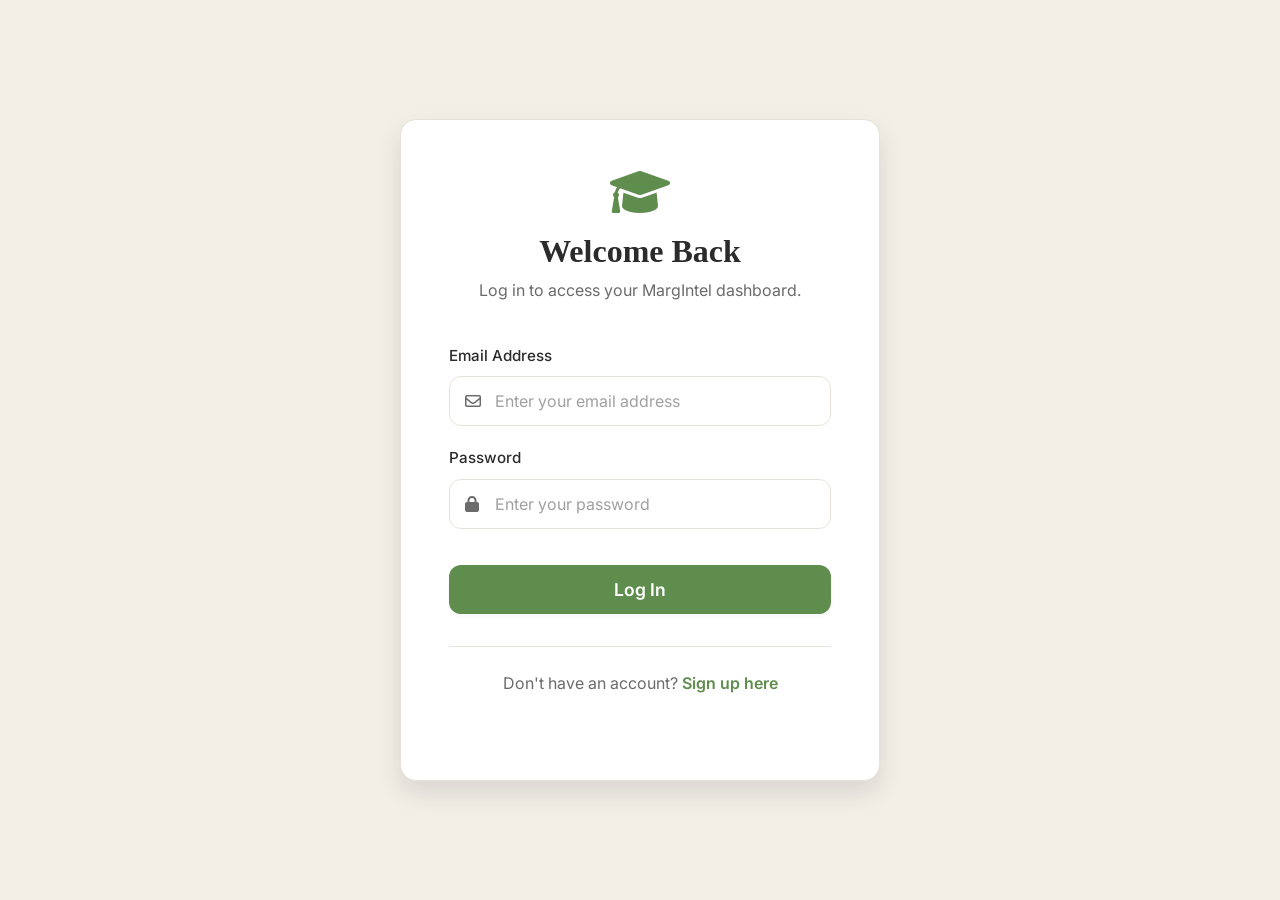
<file: frontend/public/dashboard.html>
<!DOCTYPE html>
<html lang="en">
<head>
    <meta charset="UTF-8">
    <meta name="viewport" content="width=device-width, initial-scale=1.0">
    <title>MargIntel - Dashboard</title>
    <!-- Google Fonts -->
    <link href="https://fonts.googleapis.com/css2?family=Inter:wght@400;500;600;700&display=swap" rel="stylesheet">
    <link rel="stylesheet" href="style.css">
    <link rel="stylesheet" href="https://cdnjs.cloudflare.com/ajax/libs/font-awesome/6.0.0/css/all.min.css">
</head>
<body class="dashboard-body">

    <!-- Sidebar Navigation -->
    <aside class="sidebar" id="sidebar">
        <div class="sidebar-header">
            <i class="fa-solid fa-graduation-cap text-sage"></i>
            <h2>MargIntel</h2>
        </div>
        
        <ul class="sidebar-menu">
            <li><a href="dashboard.html" class="active"><i class="fa-solid fa-house"></i> Dashboard</a></li>
            <li><a href="assessment.html" id="nav-assessment"><i class="fa-solid fa-clipboard-list"></i> Assessment</a></li>
            <li><a href="strength.html" id="nav-strength"><i class="fa-solid fa-dumbbell"></i> Strength Analysis</a></li>
            <li><a href="prediction.html" id="nav-prediction"><i class="fa-solid fa-bullseye"></i> Career Prediction</a></li>
            <li><a href="reports.html" id="nav-reports"><i class="fa-solid fa-file-pdf"></i> PDF Reports</a></li>
            <li class="menu-divider"></li>
            <li><a href="profile.html"><i class="fa-solid fa-user"></i> My Profile</a></li>
            <li><a href="settings.html"><i class="fa-solid fa-gear"></i> Settings</a></li>
            <li id="admin-nav" style="display: none;"><a href="admin.html"><i class="fa-solid fa-shield-halved"></i> Admin Panel</a></li>
        </ul>
        
        <div class="sidebar-footer">
            <a href="#" onclick="logout(event)"><i class="fa-solid fa-arrow-right-from-bracket"></i> Log Out</a>
        </div>
    </aside>

    <!-- Main Content Area -->
    <main class="main-content">
        <header class="top-header">
            <button class="mobile-toggle" id="mobile-toggle">
                <i class="fa-solid fa-bars"></i>
            </button>
            <div class="header-user">
                <span id="welcome-msg">Welcome, User</span>
                <div class="user-avatar" id="user-avatar-initial">U</div>
            </div>
        </header>

        <div class="dashboard-content">
            <div class="page-title">
                <h1>Overview</h1>
                <p>Track your career prediction progress</p>
            </div>

            <!-- Content Container -->
            <div id="dashboard-state-container">
                <!-- Data loaded via JS -->
                <div class="loading-state">
                    <i class="fa-solid fa-spinner fa-spin"></i> Loading your data...
                </div>
            </div>
        </div>
    </main>

    <!-- UI Logic Script -->
    <script src="app.js"></script>
    <script>
        document.addEventListener('DOMContentLoaded', async () => {
            const user = JSON.parse(localStorage.getItem('margintel_user') || '{}');
            
            if (!user.email) {
                window.location.href = 'login.html';
                return;
            }

            document.getElementById('welcome-msg').textContent = `Welcome, ${user.full_name || 'Student'}`;
            document.getElementById('user-avatar-initial').textContent = (user.full_name || 'U').charAt(0).toUpperCase();

            if (user.role === 'admin') {
                document.getElementById('admin-nav').style.display = 'block';
            }

            const container = document.getElementById('dashboard-state-container');
            
            try {
                // Fetch latest prediction state from backend
                const response = await fetchWithAuth(`${API_BASE_URL}/prediction`);
                const data = await response.json();

                if (!data.status || data.error === 'No prediction found') {
                    // Assessment not completed
                    container.innerHTML = `
                        <div class="empty-state-card">
                            <i class="fa-solid fa-clipboard-question empty-icon"></i>
                            <h3>Start Your Career Assessment</h3>
                            <p>Complete your academic and psychometric profile to get your personalized career prediction.</p>
                            <a href="assessment.html" class="btn-primary mt-3">Take Assessment -></a>
                        </div>
                    `;
                } else {
                    // Assessment completed - show summary with real data
                    const pred = data.prediction;
                    const topCareer = pred && pred.length > 0 ? pred[0] : null;
                    
                    // Unified career name and match score percentage
                    const careerName = topCareer ? (topCareer.career || topCareer.Career_Name || 'Unknown') : 'Unknown';
                    const matchPct = topCareer ? (topCareer.match_score || Math.round((topCareer.probability || 0) * 100)) : 0;

                    container.innerHTML = `
                        <div class="summary-grid">
                            <div class="summary-card main-prediction">
                                <h3>Top Career Choice</h3>
                                <h2 class="text-sage">${careerName}</h2>
                                <p>Match Score: <span class="match-score-pill">${matchPct}%</span></p>
                                <a href="prediction.html" class="btn-secondary mt-3">View Full Details</a>
                            </div>
                            
                            <div class="summary-card stats-card">
                                <h3>Quick Actions</h3>
                                <ul class="action-list">
                                    <li><a href="strength.html"><i class="fa-solid fa-dumbbell"></i> Analyze Strengths</a></li>
                                    <li><a href="reports.html"><i class="fa-solid fa-download"></i> Download Report</a></li>
                                    <li><a href="profile.html"><i class="fa-solid fa-pen"></i> Edit Profile</a></li>
                                </ul>
                            </div>
                        </div>
                        <div id="suggestions-panel" style="margin-top:1.5rem;">
                            <div class="loading-state" style="font-size:0.9rem;">Loading personalized suggestions...</div>
                        </div>
                    `;

                    // Load personalized suggestions
                    try {
                        const sRes = await fetchWithAuth(`${API_BASE_URL}/suggestions`);
                        const sData = await sRes.json();
                        const panel = document.getElementById('suggestions-panel');
                        if (sData.status && sData.suggestions) {
                            const s = sData.suggestions;
                            let html = `
                                <div class="suggestion-header-main">
                                    <h3>Personalized Action Plan & Insights</h3>
                                    <span class="badge-pill badge-info">8-Category Analysis</span>
                                </div>
                                
                                <div class="action-plan-grid">`;

                            const actions = s.action_plan || [];
                            actions.forEach(text => {
                                let icon = 'fa-circle-check';
                                let cat = 'General';
                                let isUrgent = false;

                                if (text.includes('%')) { icon = 'fa-book'; cat = 'Subject Focus'; }
                                if (text.includes('/5')) { icon = 'fa-brain'; cat = 'Psychometric'; }
                                if (text.includes('Tech') || text.includes('Medical')) { icon = 'fa-lightbulb'; cat = 'Career Insight'; }
                                if (text.includes('Recommended') || text.includes('Profile')) { icon = 'fa-star'; cat = 'Strategic Fit'; }
                                if (text.includes('CRITICAL') || text.includes('urgent')) { icon = 'fa-triangle-exclamation'; cat = 'Urgent Remediation'; isUrgent = true; }
                                if (text.includes('TIMELINE') || text.includes('Jan-Jun') || text.includes('Jul-Dec')) { icon = 'fa-calendar-days'; cat = 'Timeline'; }
                                if (text.includes('SUCCESS METRIC') || text.includes('TARGET')) { icon = 'fa-bullseye'; cat = 'Success Goal'; }

                                html += `
                                    <div class="action-card ${isUrgent ? 'urgent' : ''}">
                                        <div class="action-icon"><i class="fa-solid ${icon}"></i></div>
                                        <h4>${cat}</h4>
                                        <p>${text.replace(/🚨|📈|👍|🏆|🔴|🟡|🟢|🔵|💎|💻|⚙️|🏥|🔬|💼|🎨|✍️|🚀|👨‍⚕️|⭐|📖|🎯|🩺|🏅|⚠️|📅/g, '')}</p>
                                    </div>
                                `;
                            });

                            html += '</div>';
                            panel.innerHTML = html;
                        } else {
                            panel.innerHTML = '';
                        }
                    } catch(e) {
                        document.getElementById('suggestions-panel').innerHTML = '';
                    }
                }
            } catch (error) {
                container.innerHTML = `
                    <div class="error-state">
                        <i class="fa-solid fa-circle-exclamation"></i>
                        <p>Could not load dashboard data. Please try again later.</p>
                    </div>
                `;
            }

            // Mobile Sidebar Toggle
            document.getElementById('mobile-toggle').addEventListener('click', () => {
                document.getElementById('sidebar').classList.toggle('active');
            });
        });
    </script>
</body>
</html>
</file>
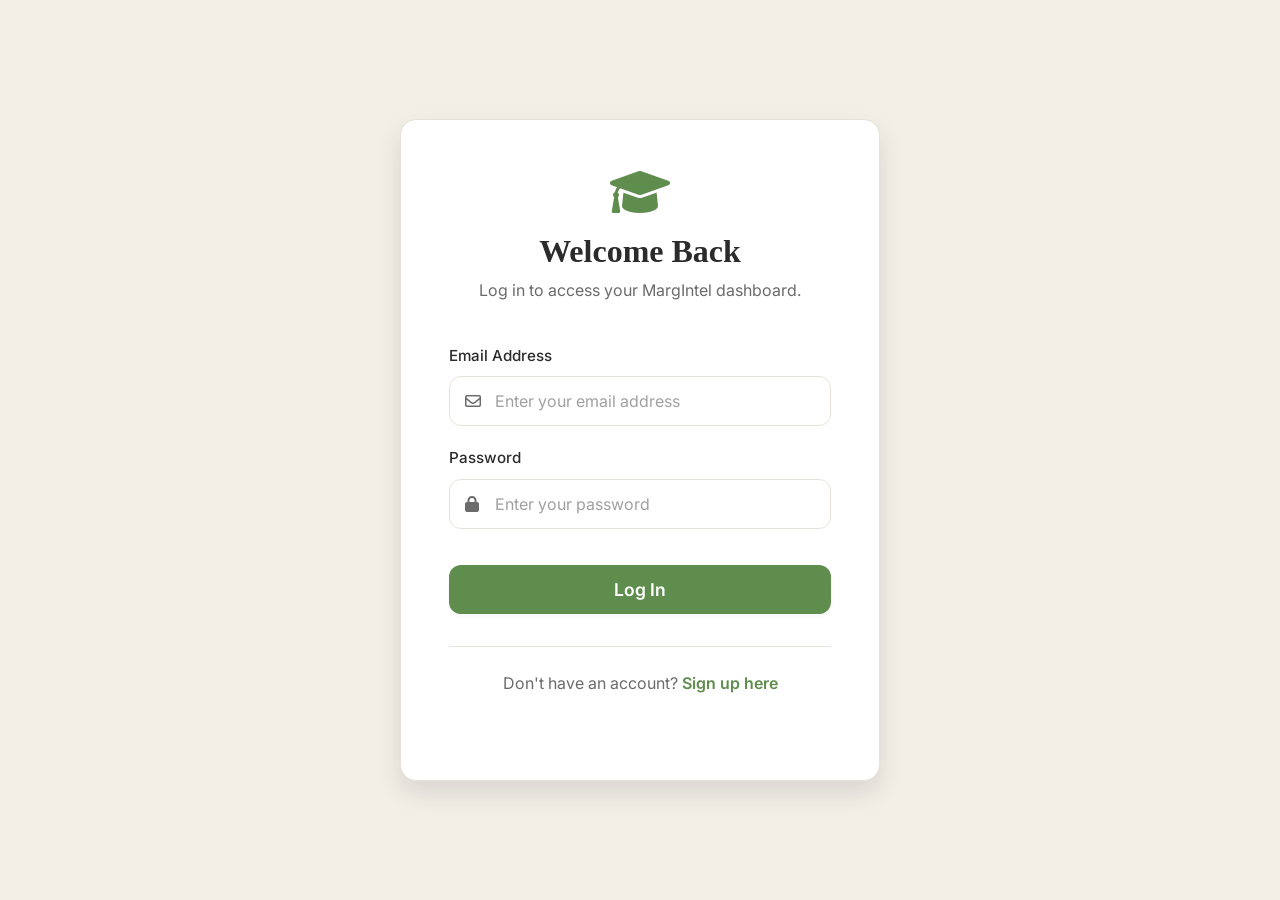
<file: frontend/public/login.html>
<!DOCTYPE html>
<html lang="en">
<head>
    <meta charset="UTF-8">
    <meta name="viewport" content="width=device-width, initial-scale=1.0">
    <title>MargIntel - Log In</title>
    <!-- Google Fonts -->
    <link href="https://fonts.googleapis.com/css2?family=Inter:wght@400;500;600;700&display=swap" rel="stylesheet">
    <link rel="stylesheet" href="style.css">
    <link rel="stylesheet" href="https://cdnjs.cloudflare.com/ajax/libs/font-awesome/6.0.0/css/all.min.css">
</head>
<body class="auth-body">
    <div class="auth-container">
        <div class="auth-card">
            <div class="auth-header">
                <i class="fa-solid fa-graduation-cap auth-logo"></i>
                <h2>Welcome Back</h2>
                <p>Log in to access your MargIntel dashboard.</p>
            </div>
            
            <form id="loginForm" class="auth-form">
                <div class="form-group">
                    <label for="email">Email Address</label>
                    <div class="input-icon-wrapper">
                        <i class="fa-regular fa-envelope"></i>
                        <input type="email" id="email" placeholder="Enter your email address" required>
                    </div>
                </div>
                
                <div class="form-group">
                    <label for="password">Password</label>
                    <div class="input-icon-wrapper">
                        <i class="fa-solid fa-lock"></i>
                        <input type="password" id="password" placeholder="Enter your password" required>
                    </div>
                </div>
                
                <button type="submit" class="btn-primary auth-submit" id="loginBtn">Log In</button>
            </form>
            
            <div class="auth-footer">
                <p>Don't have an account? <a href="signup.html">Sign up here</a></p>
                <p class="auth-error-msg" id="loginError"></p>
            </div>
        </div>
    </div>
    <script src="app.js"></script>
</body>
</html>
</file>
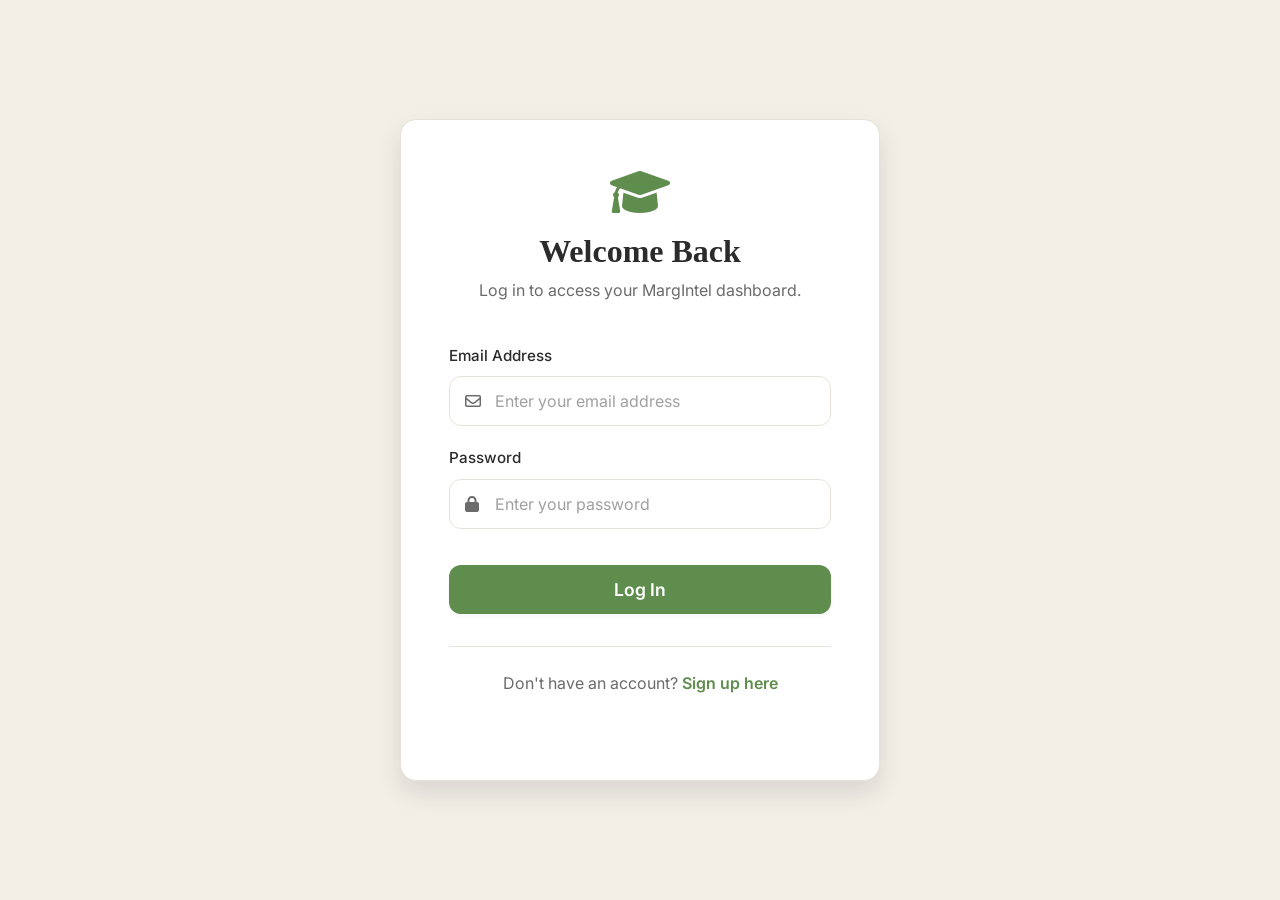
<file: frontend/public/prediction.html>
<!DOCTYPE html>
<html lang="en">
<head>
    <meta charset="UTF-8">
    <meta name="viewport" content="width=device-width, initial-scale=1.0">
    <title>MargIntel - Career Prediction</title>
    <!-- Google Fonts -->
    <link href="https://fonts.googleapis.com/css2?family=Inter:wght@400;500;600;700&display=swap" rel="stylesheet">
    <link rel="stylesheet" href="style.css">
    <link rel="stylesheet" href="https://cdnjs.cloudflare.com/ajax/libs/font-awesome/6.0.0/css/all.min.css">
</head>
<body class="dashboard-body">

    <!-- Sidebar Navigation -->
    <aside class="sidebar" id="sidebar">
        <div class="sidebar-header">
            <i class="fa-solid fa-graduation-cap text-sage"></i>
            <h2>MargIntel</h2>
        </div>
        
        <ul class="sidebar-menu">
            <li><a href="dashboard.html"><i class="fa-solid fa-house"></i> Dashboard</a></li>
            <li><a href="assessment.html" id="nav-assessment"><i class="fa-solid fa-clipboard-list"></i> Assessment</a></li>
            <li><a href="strength.html" id="nav-strength"><i class="fa-solid fa-dumbbell"></i> Strength Analysis</a></li>
            <li><a href="prediction.html" class="active"><i class="fa-solid fa-bullseye"></i> Career Prediction</a></li>
            <li><a href="reports.html" id="nav-reports"><i class="fa-solid fa-file-pdf"></i> PDF Reports</a></li>
            <li class="menu-divider"></li>
            <li><a href="profile.html"><i class="fa-solid fa-user"></i> My Profile</a></li>
            <li><a href="settings.html"><i class="fa-solid fa-gear"></i> Settings</a></li>
            <li id="admin-nav" style="display: none;"><a href="admin.html"><i class="fa-solid fa-shield-halved"></i> Admin Panel</a></li>
        </ul>
        
        <div class="sidebar-footer">
            <a href="#" onclick="logout(event)"><i class="fa-solid fa-arrow-right-from-bracket"></i> Log Out</a>
        </div>
    </aside>

    <main class="main-content">
        <header class="top-header">
            <button class="mobile-toggle" id="mobile-toggle">
                <i class="fa-solid fa-bars"></i>
            </button>
            <div class="header-user">
                <span id="welcome-msg">Welcome, User</span>
                <div class="user-avatar" id="user-avatar-initial">U</div>
            </div>
        </header>

        <div class="dashboard-content">
            <div class="page-title">
                <h1>Your Intelligent Prediction</h1>
                <p>Based on our ensemble machine learning models analyzing your academic and psychometric data.</p>
            </div>

            <div id="prediction-container">
                <div class="loading-state">
                    <i class="fa-solid fa-spinner fa-spin"></i> Analyzing data model output...
                </div>
            </div>
        </div>
    </main>

    <script src="app.js"></script>
    <script>
        document.addEventListener('DOMContentLoaded', async () => {
            const user = JSON.parse(localStorage.getItem('margintel_user') || '{}');
            if (!user.email) return window.location.href = 'login.html';

            document.getElementById('welcome-msg').textContent = `Welcome, ${user.full_name || 'Student'}`;
            document.getElementById('user-avatar-initial').textContent = (user.full_name || 'U').charAt(0).toUpperCase();
            if (user.role === 'admin') document.getElementById('admin-nav').style.display = 'block';

            const container = document.getElementById('prediction-container');
            
            try {
                const response = await fetchWithAuth(`${API_BASE_URL}/prediction`);
                const data = await response.json();

                if (!data.status || data.error) {
                    container.innerHTML = `
                        <div class="empty-state-card">
                            <i class="fa-solid fa-lock empty-icon"></i>
                            <h3>Assessment Incomplete</h3>
                            <p>You must complete the academic and psychometric assessment to unlock your predictions.</p>
                            <a href="assessment.html" class="btn-primary mt-3">Take Assessment</a>
                        </div>
                    `;
                    return;
                }

                // Render dynamic predictions
                const predictions = data.prediction || [];
                if (predictions.length === 0) {
                    container.innerHTML = `<div class="empty-state-card"><i class="fa-solid fa-lock empty-icon"></i><h3>No Predictions Yet</h3><p>Please complete your assessment first.</p><a href="assessment.html" class="btn-primary mt-3">Take Assessment</a></div>`;
                    return;
                }
                let cardsHtml = '';
                
                predictions.forEach((pred, index) => {
                    // Backend stores keys as 'career' and 'probability' or the new 'match_score'
                    const careerName = pred.career || pred.Career_Name || 'Unknown Career';
                    const probability = pred.match_score || Math.round((pred.probability || 0) * 100);
                    const isTop = index === 0;
                    const scoreClass = probability >= 80 ? 'high-score' : (probability >= 60 ? 'med-score' : 'low-score');
                    
                    cardsHtml += `
                        <div class="prediction-card ${isTop ? 'top-match' : ''}">
                            ${isTop ? '<div class="top-badge"><i class="fa-solid fa-star"></i> Top Match</div>' : ''}
                            <div class="pred-header">
                                <div class="pred-title">
                                    <h3>${careerName}</h3>
                                    <span class="match-score ${scoreClass}">${probability}% Match</span>
                                </div>
                            </div>
                            <div class="pred-body">
                                <p><strong>Why this fits:</strong> ${pred.reason || 'Based on your marks, psychometric scores, and interests, the system predicts this is the most aligned career path for your profile.'}</p>
                                <div class="pred-progress-bg">
                                    <div class="pred-progress-fill" style="width: ${probability}%"></div>
                                </div>
                            </div>
                        </div>
                    `;
                });

                container.innerHTML = `
                    <div class="prediction-grid">
                        ${cardsHtml}
                    </div>
                    
                    <div class="text-center mt-5" style="display: flex; justify-content: center; gap: 15px; flex-wrap: wrap;">
                        <a href="colleges.html" class="btn-primary btn-lg"><i class="fa-solid fa-school mr-2"></i> Get Personalized College Recommendations</a>
                        <a href="strength.html" class="btn-primary btn-lg" style="background: transparent; border: 2px solid var(--primary); color: var(--primary);">View Strength Analysis <i class="fa-solid fa-arrow-right ml-2"></i></a>
                    </div>
                `;

            } catch (error) {
                container.innerHTML = `
                    <div class="error-state">
                        <i class="fa-solid fa-circle-exclamation"></i>
                        <p>Error retrieving predictions.</p>
                    </div>
                `;
            }

            document.getElementById('mobile-toggle').addEventListener('click', () => {
                document.getElementById('sidebar').classList.toggle('active');
            });
        });
    </script>
</body>
</html>
</file>
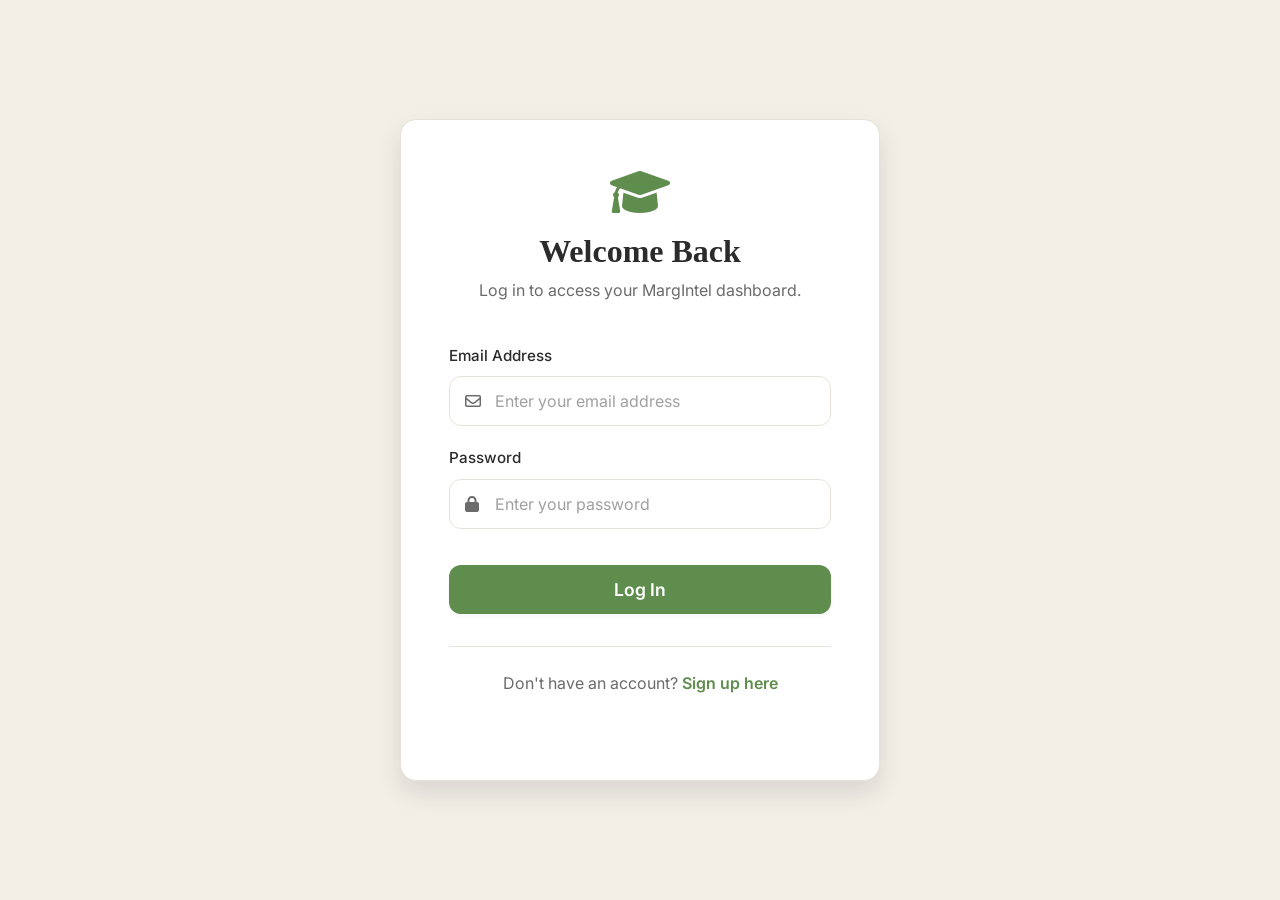
<file: frontend/public/profile.html>
<!DOCTYPE html>
<html lang="en">
<head>
    <meta charset="UTF-8">
    <meta name="viewport" content="width=device-width, initial-scale=1.0">
    <title>MargIntel - My Profile</title>
    <!-- Google Fonts -->
    <link href="https://fonts.googleapis.com/css2?family=Inter:wght@400;500;600;700&display=swap" rel="stylesheet">
    <link rel="stylesheet" href="style.css">
    <link rel="stylesheet" href="https://cdnjs.cloudflare.com/ajax/libs/font-awesome/6.0.0/css/all.min.css">
    <style>
        .profile-header {
            display: flex;
            align-items: center;
            gap: 24px;
            margin-bottom: 32px;
            padding-bottom: 24px;
            border-bottom: 1px solid var(--border);
        }
        .profile-photo {
            width: 100px;
            height: 100px;
            border-radius: 50%;
            background-color: var(--primary-light);
            display: flex;
            align-items: center;
            justify-content: center;
            color: var(--primary);
            font-size: 2.5rem;
            object-fit: cover;
            border: 2px solid var(--primary);
            cursor: pointer;
            position: relative;
            overflow: hidden;
        }
        .profile-photo:hover::after {
            content: "\f030"; /* Camera icon */
            font-family: "Font Awesome 6 Free";
            font-weight: 900;
            position: absolute;
            inset: 0;
            background: rgba(0,0,0,0.5);
            color: white;
            display: flex;
            align-items: center;
            justify-content: center;
        }
        #photo-input {
            display: none;
        }
        .profile-details h2 {
            margin-bottom: 4px;
        }
        .profile-role {
            display: inline-block;
            padding: 4px 12px;
            background-color: var(--primary-light);
            color: var(--primary);
            border-radius: var(--radius-pill);
            font-size: 0.85rem;
            font-weight: 600;
            text-transform: uppercase;
        }
    </style>
</head>
<body class="dashboard-body">

    <!-- Sidebar Navigation -->
    <aside class="sidebar" id="sidebar">
        <div class="sidebar-header">
            <i class="fa-solid fa-graduation-cap text-sage"></i>
            <h2>MargIntel</h2>
        </div>
        
        <ul class="sidebar-menu">
            <li><a href="dashboard.html"><i class="fa-solid fa-house"></i> Dashboard</a></li>
            <li><a href="assessment.html" id="nav-assessment"><i class="fa-solid fa-clipboard-list"></i> Assessment</a></li>
            <li><a href="strength.html" id="nav-strength"><i class="fa-solid fa-dumbbell"></i> Strength Analysis</a></li>
            <li><a href="prediction.html" id="nav-prediction"><i class="fa-solid fa-bullseye"></i> Career Prediction</a></li>
            <li><a href="reports.html" id="nav-reports"><i class="fa-solid fa-file-pdf"></i> PDF Reports</a></li>
            <li class="menu-divider"></li>
            <li><a href="profile.html" class="active"><i class="fa-solid fa-user"></i> My Profile</a></li>
            <li><a href="settings.html"><i class="fa-solid fa-gear"></i> Settings</a></li>
            <li id="admin-nav" style="display: none;"><a href="admin.html"><i class="fa-solid fa-shield-halved"></i> Admin Panel</a></li>
        </ul>
        
        <div class="sidebar-footer">
            <a href="#" onclick="logout(event)"><i class="fa-solid fa-arrow-right-from-bracket"></i> Log Out</a>
        </div>
    </aside>

    <main class="main-content">
        <header class="top-header">
            <button class="mobile-toggle" id="mobile-toggle">
                <i class="fa-solid fa-bars"></i>
            </button>
            <div class="header-user">
                <span id="welcome-msg">Welcome, User</span>
                <div class="user-avatar" id="user-avatar-initial">U</div>
            </div>
        </header>

        <div class="dashboard-content">
             <div class="page-title">
                <h1>My Profile</h1>
                <p>Manage your personal details and account settings.</p>
            </div>

            <div class="summary-card" style="max-width: 800px;">
                <div class="profile-header">
                    <label for="photo-input">
                        <img id="profile-img" src="" class="profile-photo" style="display: none;">
                        <span id="profile-initial" class="profile-photo">U</span>
                    </label>
                    <input type="file" id="photo-input" accept="image/png, image/jpeg, image/jpg">
                    
                    <div class="profile-details">
                        <h2 id="disp-name">Loading...</h2>
                        <p class="text-muted" id="disp-email">Loading...</p>
                        <span class="profile-role" id="disp-role">User</span>
                    </div>
                </div>

                <form id="profile-form">
                    <div class="grid-2-cols mb-4">
                        <div class="form-group">
                            <label>Full Name</label>
                            <input type="text" id="edit-name" class="form-select" style="padding: 12px; width: 100%; border: 1px solid var(--border); border-radius: 8px;">
                        </div>
                        <div class="form-group">
                            <label>Email Address</label>
                            <input type="email" id="edit-email" class="form-select" disabled style="padding: 12px; width: 100%; border: 1px solid var(--border); border-radius: 8px; background: #eee;">
                        </div>
                    </div>
                    
                    <div class="form-actions">
                        <button type="button" class="btn-primary" id="save-profile" style="min-width: 150px;">Save Changes</button>
                        <span id="save-msg" class="ml-3" style="font-size: 0.9rem;"></span>
                    </div>
                </form>
            </div>
        </div>
    </main>

    <script src="app.js"></script>
    <script>
        document.addEventListener('DOMContentLoaded', async () => {
            let localUser = JSON.parse(localStorage.getItem('margintel_user') || '{}');
            if (!localUser.email) return window.location.href = 'login.html';

            if (localUser.role === 'admin') document.getElementById('admin-nav').style.display = 'block';

            // Fetch live profile data
            try {
                const response = await fetchWithAuth(`${API_BASE_URL}/profile`);
                const data = await response.json();
                
                if (data.status) {
                    const profile = data.profile;
                    
                    // Update header
                    document.getElementById('welcome-msg').textContent = `Welcome, ${profile.full_name}`;
                    
                    // Update display elements
                    document.getElementById('disp-name').textContent = profile.full_name;
                    document.getElementById('disp-email').textContent = profile.email;
                    document.getElementById('disp-role').textContent = profile.role;
                    
                    // Update form inputs
                    document.getElementById('edit-name').value = profile.full_name;
                    document.getElementById('edit-email').value = profile.email;
                    
                    // Handle Profile Image
                    if (profile.profile_photo_path) {
                        const img = document.getElementById('profile-img');
                        img.src = `${API_BASE_URL}${profile.profile_photo_path}`;
                        img.onload = () => {
                            img.style.display = 'block';
                            document.getElementById('profile-initial').style.display = 'none';
                        };
                        
                        // Update small top header avatar as well
                        const topAvatar = document.getElementById('user-avatar-initial');
                        topAvatar.style.backgroundImage = `url(${API_BASE_URL}${profile.profile_photo_path})`;
                        topAvatar.style.backgroundSize = 'cover';
                        topAvatar.textContent = '';
                    } else {
                        document.getElementById('profile-initial').textContent = profile.full_name.charAt(0).toUpperCase();
                        document.getElementById('user-avatar-initial').textContent = profile.full_name.charAt(0).toUpperCase();
                    }
                }
            } catch (error) {
                console.error('Error fetching profile', error);
            }

            // Image Upload Event
            document.getElementById('photo-input').addEventListener('change', async (e) => {
                const file = e.target.files[0];
                if (!file) return;
                
                const formData = new FormData();
                formData.append('photo', file);
                
                document.getElementById('save-msg').textContent = 'Uploading picture...';
                document.getElementById('save-msg').style.color = '#B59858';
                
                try {
                    const response = await fetch(`${API_BASE_URL}/profile/photo`, {
                        method: 'POST',
                        headers: {
                            'Authorization': `Bearer ${localStorage.getItem('margintel_token')}`
                        },
                        body: formData
                    });
                    
                    const result = await response.json();
                    if (result.status) {
                        document.getElementById('save-msg').textContent = 'Photo uploaded successfully!';
                        document.getElementById('save-msg').style.color = 'var(--primary)';
                        
                        // Update UI instantly
                        const img = document.getElementById('profile-img');
                        img.src = `${API_BASE_URL}${result.path}?t=${new Date().getTime()}`; // cache buster
                        img.style.display = 'block';
                        document.getElementById('profile-initial').style.display = 'none';
                        
                        const topAvatar = document.getElementById('user-avatar-initial');
                        topAvatar.style.backgroundImage = `url(${API_BASE_URL}${result.path})`;
                        topAvatar.style.backgroundSize = 'cover';
                        topAvatar.textContent = '';
                        
                        // Update localstorage optionally, though we reload live
                        localUser.profile_photo_path = result.path;
                        localStorage.setItem('margintel_user', JSON.stringify(localUser));
                    } else {
                        throw new Error(result.message);
                    }
                } catch (error) {
                    document.getElementById('save-msg').textContent = error.message;
                    document.getElementById('save-msg').style.color = 'var(--error)';
                }
            });

            // Save Profile Event
            document.getElementById('save-profile').addEventListener('click', async () => {
                const newName = document.getElementById('edit-name').value;
                const msg = document.getElementById('save-msg');
                const btn = document.getElementById('save-profile');
                
                if (!newName) return;
                
                btn.disabled = true;
                btn.innerHTML = 'Saving...';
                msg.textContent = '';
                
                try {
                    const response = await fetchWithAuth(`${API_BASE_URL}/profile`, {
                        method: 'PUT',
                        body: JSON.stringify({ full_name: newName })
                    });
                    
                    const result = await response.json();
                    
                    if (result.status) {
                        msg.textContent = 'Settings saved!';
                        msg.style.color = 'var(--primary)';
                        
                        document.getElementById('disp-name').textContent = newName;
                        document.getElementById('welcome-msg').textContent = `Welcome, ${newName}`;
                        
                        localUser.full_name = newName;
                        localStorage.setItem('margintel_user', JSON.stringify(localUser));
                    } else {
                        throw new Error(result.message);
                    }
                } catch (error) {
                    msg.textContent = error.message;
                    msg.style.color = 'var(--error)';
                } finally {
                    btn.disabled = false;
                    btn.innerHTML = 'Save Changes';
                }
            });

            document.getElementById('mobile-toggle').addEventListener('click', () => {
                document.getElementById('sidebar').classList.toggle('active');
            });
        });
    </script>
</body>
</html>
</file>
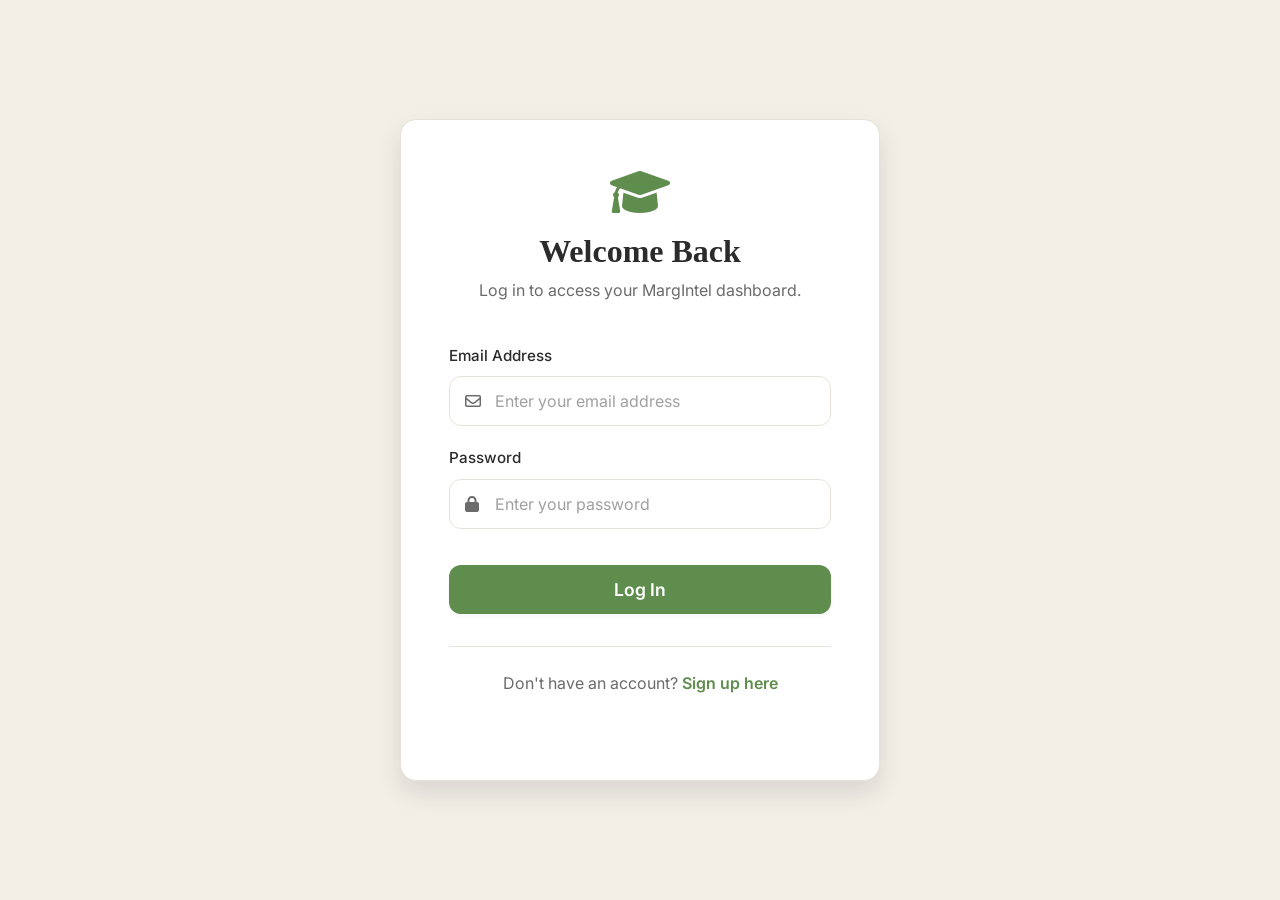
<file: frontend/public/reports.html>
<!DOCTYPE html>
<html lang="en">
<head>
    <meta charset="UTF-8">
    <meta name="viewport" content="width=device-width, initial-scale=1.0">
    <title>MargIntel - PDF Reports</title>
    <!-- Google Fonts -->
    <link href="https://fonts.googleapis.com/css2?family=Inter:wght@400;500;600;700&display=swap" rel="stylesheet">
    <link rel="stylesheet" href="style.css">
    <link rel="stylesheet" href="https://cdnjs.cloudflare.com/ajax/libs/font-awesome/6.0.0/css/all.min.css">
</head>
<body class="dashboard-body">

    <!-- Sidebar Navigation -->
    <aside class="sidebar" id="sidebar">
        <div class="sidebar-header">
            <i class="fa-solid fa-graduation-cap text-sage"></i>
            <h2>MargIntel</h2>
        </div>
        
        <ul class="sidebar-menu">
            <li><a href="dashboard.html"><i class="fa-solid fa-house"></i> Dashboard</a></li>
            <li><a href="assessment.html" id="nav-assessment"><i class="fa-solid fa-clipboard-list"></i> Assessment</a></li>
            <li><a href="strength.html" id="nav-strength"><i class="fa-solid fa-dumbbell"></i> Strength Analysis</a></li>
            <li><a href="prediction.html" id="nav-prediction"><i class="fa-solid fa-bullseye"></i> Career Prediction</a></li>
            <li><a href="reports.html" class="active"><i class="fa-solid fa-file-pdf"></i> PDF Reports</a></li>
            <li class="menu-divider"></li>
            <li><a href="profile.html"><i class="fa-solid fa-user"></i> My Profile</a></li>
            <li><a href="settings.html"><i class="fa-solid fa-gear"></i> Settings</a></li>
            <li id="admin-nav" style="display: none;"><a href="admin.html"><i class="fa-solid fa-shield-halved"></i> Admin Panel</a></li>
        </ul>
        
        <div class="sidebar-footer">
            <a href="#" onclick="logout(event)"><i class="fa-solid fa-arrow-right-from-bracket"></i> Log Out</a>
        </div>
    </aside>

    <main class="main-content">
        <header class="top-header">
            <button class="mobile-toggle" id="mobile-toggle">
                <i class="fa-solid fa-bars"></i>
            </button>
            <div class="header-user">
                <span id="welcome-msg">Welcome, User</span>
                <div class="user-avatar" id="user-avatar-initial">U</div>
            </div>
        </header>

        <div class="dashboard-content">
            <div class="page-title">
                <h1>Official Report Generation</h1>
                <p>Download a comprehensive, printable breakdown of your entire profile.</p>
            </div>

            <div id="report-container">
                <div class="loading-state" id="loading-spinner">
                    <i class="fa-solid fa-spinner fa-spin"></i> Checking availability...
                </div>

                <!-- Inner Content Injected via JS -->
            </div>
        </div>
    </main>

    <script src="app.js"></script>
    <script>
        document.addEventListener('DOMContentLoaded', () => {
            const user = JSON.parse(localStorage.getItem('margintel_user') || '{}');
            if (!user.email) return window.location.href = 'login.html';

            document.getElementById('welcome-msg').textContent = `Welcome, ${user.full_name || 'Student'}`;
            document.getElementById('user-avatar-initial').textContent = (user.full_name || 'U').charAt(0).toUpperCase();
            if (user.role === 'admin') document.getElementById('admin-nav').style.display = 'block';

            const container = document.getElementById('report-container');
            const spinner = document.getElementById('loading-spinner');

            if (!user.assessment_completed) {
                spinner.style.display = 'none';
                container.innerHTML = `
                    <div class="empty-state-card">
                        <i class="fa-solid fa-lock empty-icon"></i>
                        <h3>Report Unavailable</h3>
                        <p>You must complete your assessment to generate an official PDF report.</p>
                        <a href="assessment.html" class="btn-primary mt-3">Take Assessment</a>
                    </div>
                `;
                return;
            }

            // Assessment complete, show preview & download card
            spinner.style.display = 'none';
            container.innerHTML = `
                <div class="summary-card text-center" style="max-width: 600px; margin: 0 auto; padding: 60px 40px;">
                    <i class="fa-solid fa-file-pdf" style="font-size: 4rem; color: #D9534F; margin-bottom: 24px;"></i>
                    <h2>Your Personalized Career Report</h2>
                    <p class="text-muted mt-3 mb-4">This 3-page summary includes your primary prediction, academic history, psychometric radar charts, and actionable career steps formatted beautifully for print or email.</p>
                    <button id="downloadBtn" class="btn-primary btn-lg" onclick="triggerDownload()">
                        <i class="fa-solid fa-download mr-2"></i> Download Full PDF
                    </button>
                    <p class="text-muted mt-4" style="font-size: 0.85rem;" id="dl-status"></p>
                </div>
            `;

            document.getElementById('mobile-toggle').addEventListener('click', () => {
                document.getElementById('sidebar').classList.toggle('active');
            });
        });

        async function triggerDownload() {
            const btn = document.getElementById('downloadBtn');
            const status = document.getElementById('dl-status');
            const token = localStorage.getItem('margintel_token');
            const user = JSON.parse(localStorage.getItem('margintel_user') || '{}');

            btn.disabled = true;
            btn.innerHTML = '<i class="fa-solid fa-spinner fa-spin mr-2"></i> Compiling PDF...';
            status.textContent = 'Our servers are generating your personalized report. This may take a few seconds.';

            try {
                const response = await fetch(`${API_BASE_URL}/reports/download`, {
                    headers: { 'Authorization': `Bearer ${token}` }
                });

                if (!response.ok) {
                    throw new Error('Could not generate report from server.');
                }

                // Blob handling for PDF download
                const blob = await response.blob();
                const url = window.URL.createObjectURL(blob);
                const a = document.createElement('a');
                a.href = url;
                a.download = `${user.full_name || 'User'}_MargIntel_Report.pdf`.replace(/ /g, "_");
                document.body.appendChild(a);
                a.click();
                
                // Cleanup
                a.remove();
                window.URL.revokeObjectURL(url);

                status.textContent = 'Download Complete! Check your downloads folder.';
                status.style.color = 'var(--primary)';
            } catch (err) {
                status.textContent = err.message;
                status.style.color = 'var(--error)';
            } finally {
                btn.innerHTML = '<i class="fa-solid fa-download mr-2"></i> Download Full PDF';
                btn.disabled = false;
            }
        }
    </script>
</body>
</html>
</file>
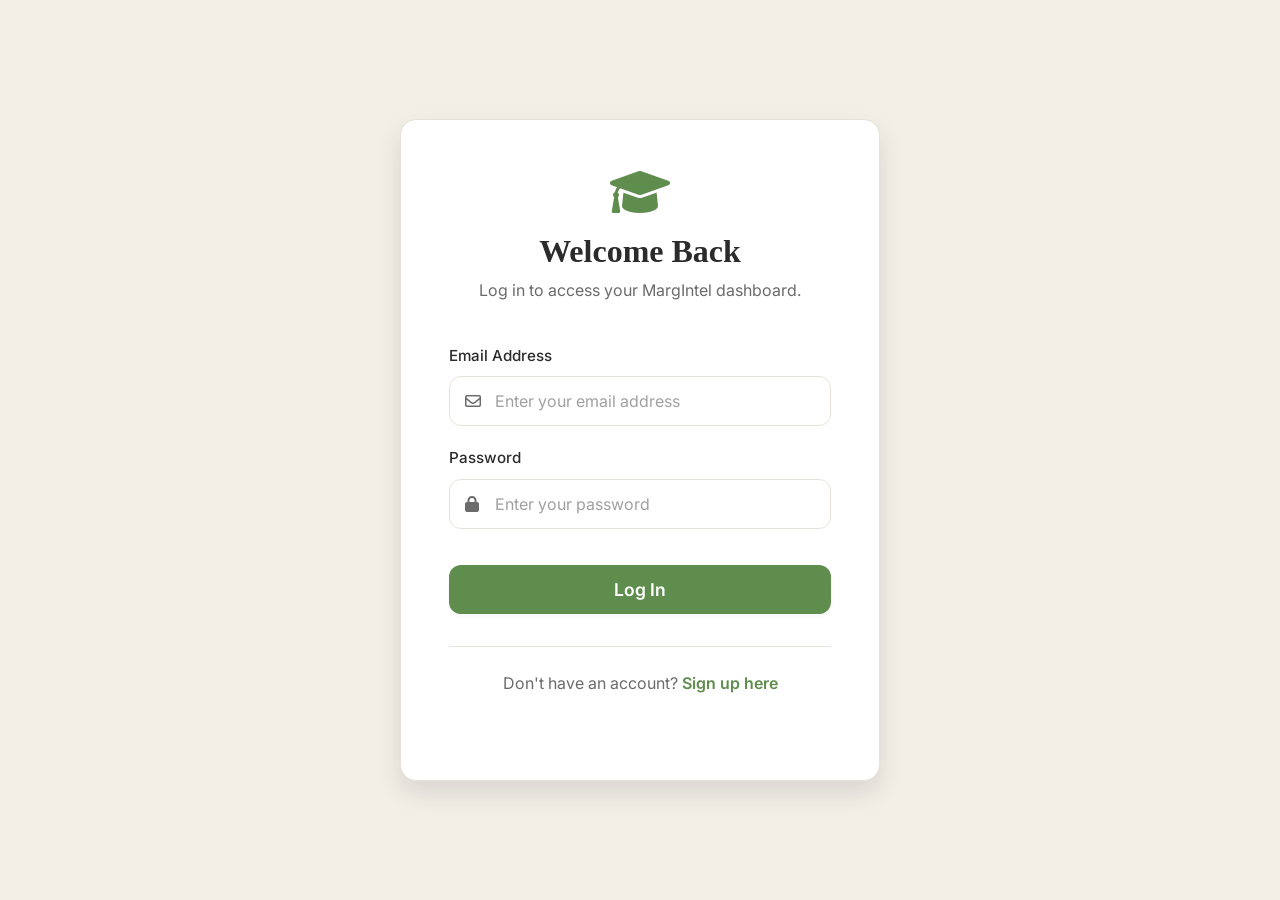
<file: frontend/public/settings.html>
<!DOCTYPE html>
<html lang="en">
<head>
    <meta charset="UTF-8">
    <meta name="viewport" content="width=device-width, initial-scale=1.0">
    <title>MargIntel - Settings</title>
    <!-- Google Fonts -->
    <link href="https://fonts.googleapis.com/css2?family=Inter:wght@400;500;600;700&display=swap" rel="stylesheet">
    <link rel="stylesheet" href="style.css">
    <link rel="stylesheet" href="https://cdnjs.cloudflare.com/ajax/libs/font-awesome/6.0.0/css/all.min.css">
    <style>
        .setting-section {
            background: var(--bg-card);
            border: 1px solid var(--border);
            border-radius: var(--radius-md);
            padding: 24px;
            margin-bottom: 24px;
        }
        .setting-section h3 {
            margin-bottom: 16px;
            padding-bottom: 12px;
            border-bottom: 1px solid var(--border);
        }
        .toggle-switch {
            display: flex;
            align-items: center;
            justify-content: space-between;
            margin-bottom: 16px;
        }
    </style>
</head>
<body class="dashboard-body">

    <!-- Sidebar Navigation -->
    <aside class="sidebar" id="sidebar">
        <div class="sidebar-header">
            <i class="fa-solid fa-graduation-cap text-sage"></i>
            <h2>MargIntel</h2>
        </div>
        
        <ul class="sidebar-menu">
            <li><a href="dashboard.html"><i class="fa-solid fa-house"></i> Dashboard</a></li>
            <li><a href="assessment.html"><i class="fa-solid fa-clipboard-list"></i> Assessment</a></li>
            <li><a href="strength.html"><i class="fa-solid fa-dumbbell"></i> Strength Analysis</a></li>
            <li><a href="prediction.html"><i class="fa-solid fa-bullseye"></i> Career Prediction</a></li>
            <li><a href="reports.html"><i class="fa-solid fa-file-pdf"></i> PDF Reports</a></li>
            <li class="menu-divider"></li>
            <li><a href="profile.html"><i class="fa-solid fa-user"></i> My Profile</a></li>
            <li><a href="settings.html" class="active"><i class="fa-solid fa-gear"></i> Settings</a></li>
            <li id="admin-nav" style="display: none;"><a href="admin.html"><i class="fa-solid fa-shield-halved"></i> Admin Panel</a></li>
        </ul>
        
        <div class="sidebar-footer">
            <a href="#" onclick="logout(event)"><i class="fa-solid fa-arrow-right-from-bracket"></i> Log Out</a>
        </div>
    </aside>

    <main class="main-content">
        <header class="top-header">
            <button class="mobile-toggle" id="mobile-toggle">
                <i class="fa-solid fa-bars"></i>
            </button>
            <div class="header-user">
                <span id="welcome-msg">Welcome, User</span>
                <div class="user-avatar" id="user-avatar-initial">U</div>
            </div>
        </header>

        <div class="dashboard-content">
            <div class="page-title">
                <h1>Settings</h1>
                <p>Manage app preferences and security.</p>
            </div>

            <div style="max-width: 600px;">
                <div class="setting-section">
                    <h3>Security</h3>
                    <div class="form-group">
                        <label>Current Password</label>
                        <input type="password" class="form-select" style="padding: 10px; width: 100%; border: 1px solid var(--border); border-radius: 8px;">
                    </div>
                    <div class="form-group">
                        <label>New Password</label>
                        <input type="password" class="form-select" style="padding: 10px; width: 100%; border: 1px solid var(--border); border-radius: 8px;">
                    </div>
                    <button class="btn-primary" onclick="alert('Password updated for session.')">Update Password</button>
                </div>

                <div class="setting-section">
                    <h3>Preferences</h3>
                    <div class="toggle-switch">
                        <span><i class="fa-regular fa-envelope text-sage mr-2"></i> Email Notifications (Reports)</span>
                        <input type="checkbox" checked>
                    </div>
                    <div class="toggle-switch">
                        <span><i class="fa-regular fa-bell text-sage mr-2"></i> Weekly Career Insights</span>
                        <input type="checkbox">
                    </div>
                </div>

                <div class="setting-section" style="border-color: #D9534F;">
                    <h3 style="color: #D9534F;">Danger Zone</h3>
                    <p class="text-muted mb-3">Permanently delete your account and all assessment data.</p>
                    <button class="btn-secondary" style="color: #D9534F; border-color: #D9534F;" onclick="confirmDelete()">Delete Account</button>
                </div>
            </div>
        </div>
    </main>

    <script src="app.js"></script>
    <script>
        document.addEventListener('DOMContentLoaded', () => {
            const user = JSON.parse(localStorage.getItem('margintel_user') || '{}');
            if (!user.email) return window.location.href = 'login.html';

            document.getElementById('welcome-msg').textContent = `Welcome, ${user.full_name || 'Student'}`;
            
            if (user.profile_photo_path) {
                const topAvatar = document.getElementById('user-avatar-initial');
                topAvatar.style.backgroundImage = `url(${API_BASE_URL}${user.profile_photo_path})`;
                topAvatar.style.backgroundSize = 'cover';
                topAvatar.textContent = '';
            } else {
                document.getElementById('user-avatar-initial').textContent = (user.full_name || 'U').charAt(0).toUpperCase();
            }

            if (user.role === 'admin') document.getElementById('admin-nav').style.display = 'block';

            document.getElementById('mobile-toggle').addEventListener('click', () => {
                document.getElementById('sidebar').classList.toggle('active');
            });
        });

        function confirmDelete() {
            if (confirm("Are you sure you want to permanently delete your MargIntel account? This action cannot be undone.")) {
                logout();
            }
        }
    </script>
</body>
</html>
</file>
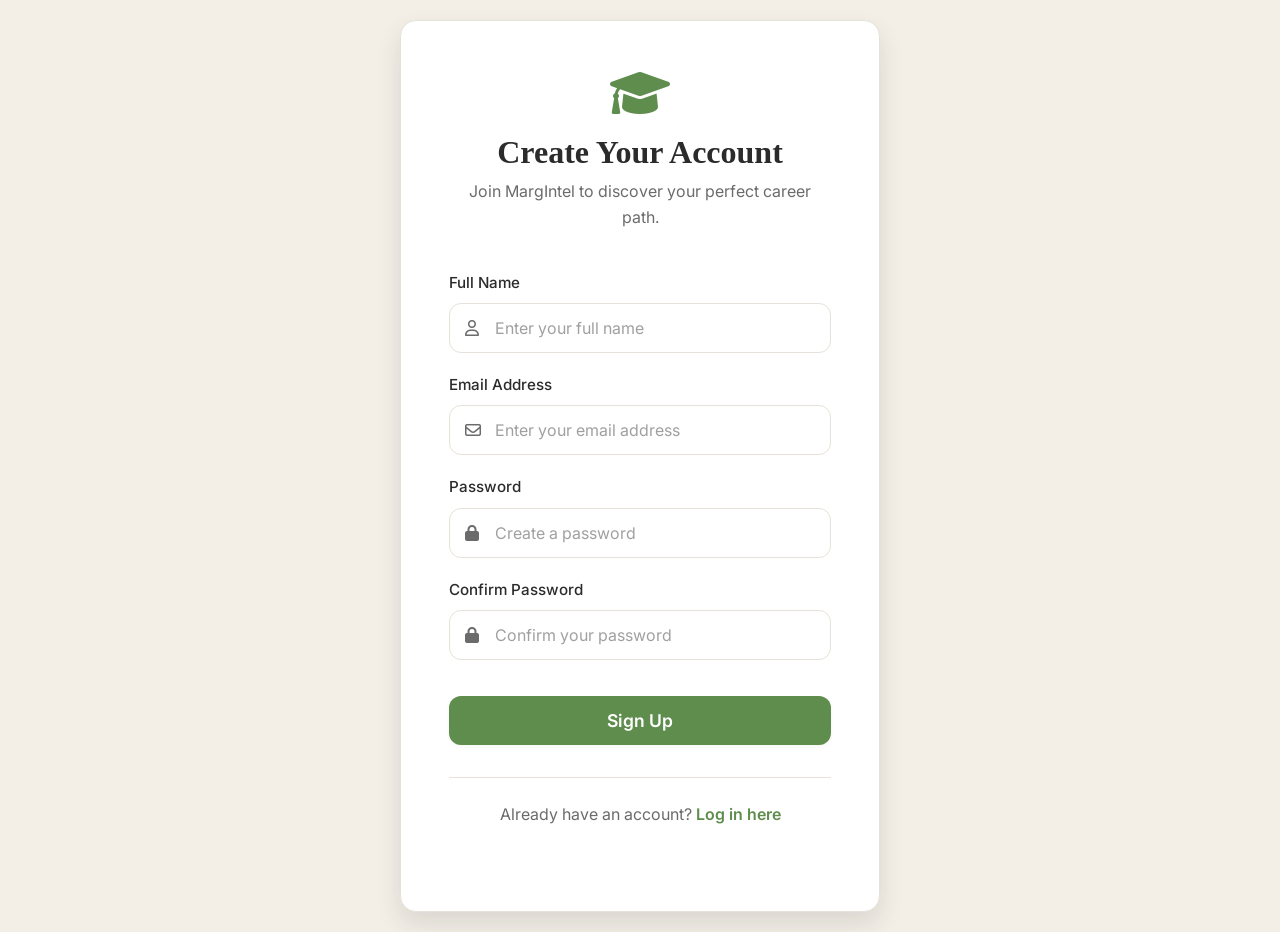
<file: frontend/public/signup.html>
<!DOCTYPE html>
<html lang="en">
<head>
    <meta charset="UTF-8">
    <meta name="viewport" content="width=device-width, initial-scale=1.0">
    <title>MargIntel - Sign Up</title>
    <!-- Google Fonts -->
    <link href="https://fonts.googleapis.com/css2?family=Inter:wght@400;500;600;700&display=swap" rel="stylesheet">
    <link rel="stylesheet" href="style.css">
    <link rel="stylesheet" href="https://cdnjs.cloudflare.com/ajax/libs/font-awesome/6.0.0/css/all.min.css">
</head>
<body class="auth-body">
    <div class="auth-container">
        <div class="auth-card">
            <div class="auth-header">
                <i class="fa-solid fa-graduation-cap auth-logo"></i>
                <h2>Create Your Account</h2>
                <p>Join MargIntel to discover your perfect career path.</p>
            </div>
            
            <form id="signupForm" class="auth-form">
                <div class="form-group">
                    <label for="fullName">Full Name</label>
                    <div class="input-icon-wrapper">
                        <i class="fa-regular fa-user"></i>
                        <input type="text" id="fullName" placeholder="Enter your full name" required>
                    </div>
                </div>
                
                <div class="form-group">
                    <label for="email">Email Address</label>
                    <div class="input-icon-wrapper">
                        <i class="fa-regular fa-envelope"></i>
                        <input type="email" id="email" placeholder="Enter your email address" required>
                    </div>
                </div>
                
                <div class="form-group">
                    <label for="password">Password</label>
                    <div class="input-icon-wrapper">
                        <i class="fa-solid fa-lock"></i>
                        <input type="password" id="password" placeholder="Create a password" required>
                    </div>
                </div>
                
                <div class="form-group">
                    <label for="confirmPassword">Confirm Password</label>
                    <div class="input-icon-wrapper">
                        <i class="fa-solid fa-lock"></i>
                        <input type="password" id="confirmPassword" placeholder="Confirm your password" required>
                    </div>
                </div>
                
                <button type="submit" class="btn-primary auth-submit" id="signupBtn">Sign Up</button>
            </form>
            
            <div class="auth-footer">
                <p>Already have an account? <a href="login.html">Log in here</a></p>
                <p class="auth-error-msg" id="signupError"></p>
            </div>
        </div>
    </div>
    <script src="app.js"></script>
</body>
</html>
</file>
<file: frontend/public/style.css>
/* 
===============================================
    MARGINTEL DESIGN SYSTEM - SAGE GREEN
===============================================
*/

:root {
    /* Primary Palette */
    --primary: #5F8D4E;
    --primary-hover: #4A733C;
    --primary-light: #E8EFE5;
    
    /* Secondary & Accents */
    --accent: #C6A969; /* Soft Gold for contrast/accents */
    --accent-hover: #B59858;
    
    /* Backgrounds */
    --bg-main: #F8F6F1; /* Ivory */
    --bg-card: #FFFFFF;
    --bg-alt: #F3EFE7;
    
    /* Typography Colors */
    --text-main: #2B2B2B; /* Dark Charcoal for readability */
    --text-muted: #6B6B6B;
    --text-white: #FFFFFF;
    
    /* Borders & UI Elements */
    --border: #E7E2D9;
    --border-strong: #D1CBBB;
    --shadow-sm: 0 2px 4px rgba(43, 43, 43, 0.04);
    --shadow-md: 0 4px 12px rgba(43, 43, 43, 0.08);
    --shadow-lg: 0 12px 24px rgba(43, 43, 43, 0.12);
    
    /* Alerts/Status */
    --success: #5F8D4E;
    --error: #D9534F;
    --warning: #F0AD4E;
    
    /* Layout Constants */
    --radius-md: 12px;
    --radius-lg: 16px;
    --radius-pill: 50px;
    --transition: all 0.3s cubic-bezier(0.25, 0.8, 0.25, 1);
}

* {
    margin: 0;
    padding: 0;
    box-sizing: border-box;
    font-family: 'Inter', sans-serif;
}

body {
    background-color: var(--bg-main);
    color: var(--text-main);
    line-height: 1.6;
    -webkit-font-smoothing: antialiased;
}

h1, h2, h3, h4, h5, h6 {
    font-family: 'Playfair Display', serif;
    font-weight: 700;
    color: var(--text-main);
    line-height: 1.2;
}

a {
    color: var(--primary);
    text-decoration: none;
    transition: var(--transition);
}

a:hover {
    color: var(--primary-hover);
}

/* 
===============================================
    BUTTONS & FORMS
===============================================
*/

.btn-primary {
    display: inline-flex;
    align-items: center;
    justify-content: center;
    background-color: var(--primary);
    color: var(--text-white);
    padding: 12px 24px;
    border-radius: var(--radius-md);
    border: none;
    font-weight: 600;
    font-size: 1rem;
    cursor: pointer;
    transition: var(--transition);
    box-shadow: var(--shadow-sm);
}

.btn-primary:hover {
    background-color: var(--primary-hover);
    color: var(--text-white);
    transform: translateY(-2px);
    box-shadow: var(--shadow-md);
}

.btn-secondary {
    display: inline-flex;
    align-items: center;
    justify-content: center;
    background-color: transparent;
    color: var(--primary);
    padding: 12px 24px;
    border-radius: var(--radius-md);
    border: 1.5px solid var(--primary);
    font-weight: 600;
    font-size: 1rem;
    cursor: pointer;
    transition: var(--transition);
}

.btn-secondary:hover {
    background-color: var(--primary-light);
}

.text-sage { color: var(--primary); }

/* Form Elements */
.form-group {
    margin-bottom: 20px;
}

.form-group label {
    display: block;
    font-weight: 500;
    margin-bottom: 8px;
    color: var(--text-main);
    font-size: 0.95rem;
}

.input-icon-wrapper {
    position: relative;
    display: flex;
    align-items: center;
}

.input-icon-wrapper i {
    position: absolute;
    left: 16px;
    color: var(--text-muted);
}

/* Utility Layout Classes */
.d-flex { display: flex !important; }
.align-items-start { align-items: flex-start !important; }
.align-items-center { align-items: center !important; }
.justify-content-between { justify-content: space-between !important; }
.gap-2 { gap: 0.5rem !important; }
.gap-3 { gap: 1rem !important; }
.mt-3 { margin-top: 1rem !important; }
.mt-4 { margin-top: 1.5rem !important; }
.mt-5 { margin-top: 2.5rem !important; }
.mb-2 { margin-bottom: 0.5rem !important; }
.mb-4 { margin-bottom: 1.5rem !important; }

.input-icon-wrapper input {
    width: 100%;
    padding: 14px 16px 14px 45px;
    border: 1.5px solid var(--border);
    border-radius: var(--radius-md);
    background-color: var(--bg-card);
    font-size: 1rem;
    color: var(--text-main);
    transition: var(--transition);
}

.input-icon-wrapper input:focus {
    outline: none;
    border-color: var(--primary);
    box-shadow: 0 0 0 3px rgba(95, 141, 78, 0.15);
}

.input-icon-wrapper input::placeholder {
    color: #A0A0A0;
}

/* 
===============================================
    LANDING PAGE
===============================================
*/

.landing-body {
    background-color: var(--bg-main);
}

.navbar {
    display: flex;
    justify-content: space-between;
    align-items: center;
    padding: 24px 5%;
    background-color: rgba(255, 255, 255, 0.9);
    backdrop-filter: blur(10px);
    position: fixed;
    top: 0;
    left: 0;
    right: 0;
    z-index: 100;
    border-bottom: 1px solid var(--border);
}

.logo {
    font-family: 'Playfair Display', serif;
    font-size: 1.5rem;
    font-weight: 700;
    color: var(--primary);
    display: flex;
    align-items: center;
    gap: 10px;
}

.nav-links {
    display: flex;
    align-items: center;
    gap: 32px;
}

.nav-links a {
    color: var(--text-main);
    font-weight: 500;
}

.nav-links a:hover {
    color: var(--primary);
}

.nav-links .signup-btn {
    background-color: var(--primary);
    color: white;
    padding: 10px 20px;
    border-radius: var(--radius-pill);
}

.nav-links .signup-btn:hover {
    background-color: var(--primary-hover);
    color: white;
}

.hero-section {
    padding: 160px 5% 100px;
    display: flex;
    align-items: center;
    justify-content: space-between;
    min-height: 100vh;
    gap: 60px;
}

.hero-content {
    flex: 1;
    max-width: 600px;
}

.hero-content h1 {
    font-size: 3.5rem;
    margin-bottom: 24px;
    color: var(--text-main);
}

.hero-content p {
    font-size: 1.15rem;
    color: var(--text-muted);
    margin-bottom: 40px;
}

.cta-button {
    display: inline-block;
    background-color: var(--primary);
    color: white;
    padding: 16px 32px;
    border-radius: var(--radius-pill);
    font-size: 1.1rem;
    font-weight: 600;
    box-shadow: var(--shadow-md);
}

.cta-button:hover {
    background-color: var(--primary-hover);
    transform: translateY(-2px);
    box-shadow: var(--shadow-lg);
    color: white;
}

.hero-image {
    flex: 1;
    position: relative;
}

.hero-image img {
    width: 100%;
    max-width: 600px;
    border-radius: var(--radius-lg);
    box-shadow: var(--shadow-lg);
    object-fit: cover;
}

/* How It Works Layer */
.how-it-works {
    padding: 100px 5%;
    text-align: center;
    background-color: var(--bg-card);
}

.how-it-works h2 {
    font-size: 2.5rem;
    margin-bottom: 60px;
}

.steps-container {
    display: grid;
    grid-template-columns: repeat(auto-fit, minmax(300px, 1fr));
    gap: 40px;
}

.step-card {
    padding: 40px 30px;
    background-color: var(--bg-main);
    border-radius: var(--radius-lg);
    border: 1px solid var(--border);
    transition: var(--transition);
}

.step-card:hover {
    transform: translateY(-10px);
    box-shadow: var(--shadow-md);
    border-color: var(--primary-light);
}

.step-icon {
    width: 80px;
    height: 80px;
    background-color: var(--primary-light);
    color: var(--primary);
    border-radius: 50%;
    display: flex;
    align-items: center;
    justify-content: center;
    font-size: 2rem;
    margin: 0 auto 24px;
}

.step-card h3 {
    margin-bottom: 16px;
    font-size: 1.3rem;
}

.step-card p {
    color: var(--text-muted);
}

/* Features */
.features-section {
    padding: 100px 5%;
}

.feature {
    display: flex;
    align-items: center;
    gap: 80px;
    max-width: 1200px;
    margin: 0 auto;
}

.feature-text {
    flex: 1;
}

.feature-text h2 {
    font-size: 2.5rem;
    margin-bottom: 24px;
}

.feature-text p {
    font-size: 1.1rem;
    color: var(--text-muted);
    margin-bottom: 30px;
}

.feature-list {
    list-style: none;
}

.feature-list li {
    font-size: 1.1rem;
    margin-bottom: 16px;
    display: flex;
    align-items: center;
    gap: 12px;
}

.feature-image {
    flex: 1;
}

.feature-image img {
    width: 100%;
    border-radius: var(--radius-lg);
    box-shadow: var(--shadow-lg);
}

/* Footer */
.landing-footer {
    background-color: var(--bg-alt);
    padding: 60px 5% 40px;
    border-top: 1px solid var(--border);
}

.footer-content {
    display: flex;
    justify-content: space-between;
    align-items: center;
    max-width: 1200px;
    margin: 0 auto;
}

.footer-logo {
    font-family: 'Playfair Display', serif;
    font-size: 1.5rem;
    font-weight: 700;
    color: var(--text-main);
}

.footer-social a {
    color: var(--text-muted);
    font-size: 1.5rem;
    margin-left: 20px;
}

.footer-social a:hover {
    color: var(--primary);
}

/* 
===============================================
    AUTH PAGES (LOGIN & SIGNUP)
===============================================
*/

.auth-body {
    display: flex;
    align-items: center;
    justify-content: center;
    min-height: 100vh;
    background-color: var(--bg-alt);
    padding: 20px;
}

.auth-container {
    width: 100%;
    max-width: 480px;
}

.auth-card {
    background-color: var(--bg-card);
    padding: 48px;
    border-radius: var(--radius-lg);
    box-shadow: var(--shadow-lg);
    border: 1px solid var(--border);
}

.auth-header {
    text-align: center;
    margin-bottom: 40px;
}

.auth-logo {
    font-size: 3rem;
    color: var(--primary);
    margin-bottom: 16px;
}

.auth-header h2 {
    font-size: 2rem;
    margin-bottom: 8px;
}

.auth-header p {
    color: var(--text-muted);
}

.auth-submit {
    width: 100%;
    margin-top: 16px;
    font-size: 1.1rem;
    padding: 14px;
}

.auth-footer {
    text-align: center;
    margin-top: 32px;
    padding-top: 24px;
    border-top: 1px solid var(--border);
    color: var(--text-muted);
}

.auth-footer a {
    font-weight: 600;
}

.auth-error-msg {
    color: var(--error);
    margin-top: 16px;
    font-size: 0.9rem;
    min-height: 20px; /* Prevent layout shift */
}

/* 
===============================================
    RESPONSIVE QUERIES
===============================================
*/

@media (max-width: 900px) {
    .hero-section, .feature {
        flex-direction: column;
        padding-top: 120px;
        text-align: center;
    }
    
    .hero-content, .feature-text {
        max-width: 100%;
    }
    
    .hero-content h1 {
        font-size: 2.5rem;
    }
    
    .feature-list li {
        justify-content: center;
    }
    
    .footer-content {
        flex-direction: column;
        gap: 20px;
        text-align: center;
    }
}

@media (max-width: 600px) {
    .auth-card {
        padding: 32px 24px;
    }
    
    .nav-links a:not(.signup-btn) {
        display: none;
    }
}

/* 
===============================================
    DASHBOARD & SIDEBAR LAYOUT
===============================================
*/

.dashboard-body {
    display: flex;
    min-height: 100vh;
    background-color: var(--bg-main);
}

.sidebar {
    width: 280px;
    background-color: var(--bg-card);
    border-right: 1px solid var(--border);
    display: flex;
    flex-direction: column;
    position: fixed;
    height: 100vh;
    z-index: 1000;
    transition: var(--transition);
}

.sidebar-header {
    padding: 32px 24px;
    display: flex;
    align-items: center;
    gap: 12px;
    border-bottom: 1px solid var(--border);
}

.sidebar-header h2 {
    font-size: 1.4rem;
    color: var(--primary);
}

.sidebar-menu {
    list-style: none;
    padding: 24px 12px;
    flex: 1;
    overflow-y: auto;
}

.sidebar-menu li {
    margin-bottom: 4px;
}

.sidebar-menu a {
    display: flex;
    align-items: center;
    gap: 12px;
    padding: 12px 16px;
    color: var(--text-main);
    font-weight: 500;
    border-radius: var(--radius-md);
    transition: var(--transition);
}

.sidebar-menu a i {
    width: 20px;
    font-size: 1.1rem;
    color: var(--text-muted);
}

.sidebar-menu a:hover, .sidebar-menu a.active {
    background-color: var(--primary-light);
    color: var(--primary);
}

.sidebar-menu a:hover i, .sidebar-menu a.active i {
    color: var(--primary);
}

.menu-divider {
    height: 1px;
    background-color: var(--border);
    margin: 16px 16px;
}

.sidebar-footer {
    padding: 24px;
    border-top: 1px solid var(--border);
}

/* Main Content Area */
.main-content {
    flex: 1;
    margin-left: 280px;
    padding: 32px 48px;
    max-width: 1400px;
}

.top-header {
    display: flex;
    justify-content: flex-end;
    align-items: center;
    margin-bottom: 40px;
}

.mobile-toggle {
    display: none;
    background: none;
    border: none;
    font-size: 1.5rem;
    color: var(--primary);
    cursor: pointer;
}

.header-user {
    display: flex;
    align-items: center;
    gap: 16px;
}

.user-avatar {
    width: 40px;
    height: 40px;
    background-color: var(--primary);
    color: white;
    border-radius: 50%;
    display: flex;
    align-items: center;
    justify-content: center;
    font-weight: 700;
}

.page-title {
    margin-bottom: 32px;
}

.page-title h1 {
    font-size: 2.2rem;
    margin-bottom: 8px;
}

.page-title p {
    color: var(--text-muted);
}

/* Dashboard Cards & Layout */
.dashboard-content {
    animation: fadeIn 0.4s ease-out;
}

@keyframes fadeIn {
    from { opacity: 0; transform: translateY(10px); }
    to { opacity: 1; transform: translateY(0); }
}

.summary-grid {
    display: grid;
    grid-template-columns: 2fr 1fr;
    gap: 24px;
}

.summary-card {
    background-color: var(--bg-card);
    padding: 32px;
    border-radius: var(--radius-lg);
    box-shadow: var(--shadow-sm);
    border: 1px solid var(--border);
}

.main-prediction h2 {
    font-size: 2.5rem;
    margin: 16px 0;
}

.action-list {
    list-style: none;
    margin-top: 16px;
}

.action-list li {
    margin-bottom: 12px;
}

.action-list a {
    display: flex;
    align-items: center;
    gap: 12px;
    color: var(--text-main);
    font-weight: 500;
}

.action-list a i {
    color: var(--primary);
}

/* Personalized Action Plan Grid */
.action-plan-grid {
    display: grid;
    grid-template-columns: repeat(auto-fit, minmax(300px, 1fr));
    gap: 20px;
    margin-top: 24px;
}

.action-card {
    background: var(--bg-card);
    border: 1px solid var(--border);
    border-radius: var(--radius-md);
    padding: 24px;
    transition: var(--transition);
    position: relative;
    overflow: hidden;
    display: flex;
    flex-direction: column;
    gap: 12px;
}

.action-card:hover {
    transform: translateY(-5px);
    box-shadow: var(--shadow-md);
    border-color: var(--primary);
}

.action-card::before {
    content: '';
    position: absolute;
    top: 0;
    left: 0;
    width: 4px;
    height: 100%;
    background-color: var(--primary);
    opacity: 0.3;
}

.action-card.urgent::before {
    background-color: var(--error);
    opacity: 0.8;
}

.action-card h4 {
    font-family: 'Inter', sans-serif;
    font-size: 0.9rem;
    text-transform: uppercase;
    letter-spacing: 1px;
    color: var(--text-muted);
    margin: 0;
}

.action-card p {
    font-size: 1rem;
    color: var(--text-main);
    font-weight: 500;
    line-height: 1.5;
}

.action-card .action-icon {
    font-size: 1.5rem;
    color: var(--primary);
    margin-bottom: 8px;
}

.action-card.urgent .action-icon {
    color: var(--error);
}

.suggestion-header-main {
    margin: 40px 0 20px;
    display: flex;
    justify-content: space-between;
    align-items: center;
}

.suggestion-header-main h3 {
    font-size: 1.8rem;
    font-family: 'Playfair Display', serif;
}

.badge-pill {
    padding: 6px 16px;
    border-radius: var(--radius-pill);
    font-size: 0.8rem;
    font-weight: 600;
}

.badge-info {
    background-color: var(--primary-light);
    color: var(--primary);
}

.match-score-pill {
    background-color: var(--primary-light);
    color: var(--primary);
    padding: 2px 10px;
    border-radius: var(--radius-pill);
    font-weight: 700;
    font-size: 1.1rem;
    margin-left: 5px;
}

/* 
===============================================
    ASSESSMENT & FORMS
===============================================
*/

.assessment-container {
    max-width: 800px;
}

.progress-bar {
    display: flex;
    align-items: center;
    margin-bottom: 40px;
    justify-content: space-between;
}

.progress-step {
    display: flex;
    align-items: center;
    gap: 12px;
    color: var(--text-muted);
}

.progress-step.active {
    color: var(--primary);
    font-weight: 600;
}

.step-circle {
    width: 32px;
    height: 32px;
    border-radius: 50%;
    background-color: var(--border);
    color: var(--text-muted);
    display: flex;
    align-items: center;
    justify-content: center;
}

.progress-step.active .step-circle {
    background-color: var(--primary);
    color: white;
}

.progress-line {
    flex: 1;
    height: 2px;
    background-color: var(--border);
    margin: 0 16px;
}

.card-form {
    background-color: var(--bg-card);
    padding: 40px;
    border-radius: var(--radius-lg);
    box-shadow: var(--shadow-md);
    border: 1px solid var(--border);
}

.grid-2-cols {
    display: grid;
    grid-template-columns: 1fr 1fr;
    gap: 20px;
}

.form-actions {
    display: flex;
    justify-content: space-between;
    align-items: center;
    border-top: 1px solid var(--border);
    padding-top: 24px;
}

/* 
===============================================
    CHARTS & ANALYSIS
===============================================
*/

.charts-grid {
    display: grid;
    grid-template-columns: repeat(auto-fit, minmax(400px, 1fr));
    gap: 24px;
}

.chart-card {
    background-color: var(--bg-card);
    padding: 24px;
    border-radius: var(--radius-lg);
    box-shadow: var(--shadow-sm);
    border: 1px solid var(--border);
}

.canvas-container {
    position: relative;
    height: 300px;
    width: 100%;
}

.stat-icon {
    width: 48px;
    height: 48px;
    border-radius: 12px;
    background-color: var(--primary-light);
    color: var(--primary);
    display: flex;
    align-items: center;
    justify-content: center;
}

/* 
===============================================
    EMPTY STATES & ERRORS
    ===============================================
*/

.empty-state-card {
    background-color: var(--bg-card);
    padding: 60px;
    text-align: center;
    border-radius: var(--radius-lg);
    border: 2px dashed var(--border);
}

.empty-icon {
    font-size: 4rem;
    color: var(--border);
    margin-bottom: 24px;
}

/* 
===============================================
    DASHBOARD RESPONSIVE
===============================================
*/

@media (max-width: 1024px) {
    .sidebar {
        transform: translateX(-100%);
    }
    
    .sidebar.active {
        transform: translateX(0);
    }
    
    .main-content {
        margin-left: 0;
        padding: 24px;
    }
    
    .mobile-toggle {
        display: block;
        margin-right: auto;
    }
}

@media (max-width: 768px) {
    .summary-grid, .grid-2-cols {
        grid-template-columns: 1fr;
    }
    
    .main-prediction h2 {
        font-size: 2rem;
    }
}

/* 
===============================================
    PERSONALIZED SUGGESTIONS UI
===============================================
*/

.suggestions-grid {
    display: grid;
    grid-template-columns: repeat(auto-fit, minmax(300px, 1fr));
    gap: 24px;
    margin-top: 24px;
}

.suggestion-box {
    background: var(--bg-card);
    padding: 24px;
    border-radius: var(--radius-lg);
    border: 1px solid var(--border);
    box-shadow: var(--shadow-sm);
    transition: var(--transition);
    border-left: 5px solid var(--border-strong);
}

.suggestion-box:hover {
    transform: translateY(-4px);
    box-shadow: var(--shadow-md);
}

.suggestion-box h4 {
    font-size: 1.1rem;
    margin-bottom: 16px;
    display: flex;
    align-items: center;
    gap: 10px;
    font-family: 'Inter', sans-serif;
    font-weight: 700;
}

.suggestion-box ul {
    list-style: none;
    padding: 0;
}

.suggestion-box li {
    font-size: 0.95rem;
    margin-bottom: 12px;
    padding-left: 20px;
    position: relative;
    color: var(--text-main);
}

.suggestion-box li::before {
    content: '→';
    position: absolute;
    left: 0;
    color: var(--primary);
    font-weight: bold;
}

/* Specific Accents */
.strength-box {
    border-left-color: #5F8D4E; /* Sage Green */
}
.strength-box h4 { color: #5F8D4E; }

.improve-box {
    border-left-color: #C6A969; /* Soft Gold */
}
.improve-box h4 { color: #A88B4E; }

.advice-box {
    border-left-color: #548CA8; /* Blue accent */
}
.advice-box h4 { color: #548CA8; }

/* Badges/Pills */
.badge-pill {
    display: inline-block;
    padding: 4px 12px;
    border-radius: var(--radius-pill);
    font-size: 0.85rem;
    font-weight: 600;
    margin-right: 8px;
    margin-bottom: 8px;
}

.badge-success { background-color: #E8F5E9; color: #2E7D32; }
.badge-warning { background-color: #FFFDE7; color: #F57F17; }
.badge-info { background-color: #E3F2FD; color: #1565C0; }

.suggestion-header-main {
    display: flex;
    align-items: center;
    justify-content: space-between;
    margin-bottom: 1rem;
    padding-bottom: 0.5rem;
    border-bottom: 1px solid var(--border);
}

.suggestion-header-main h3 {
    font-size: 1.3rem;
    color: var(--text-main);
}

/* 
===============================================
    PREDICTION CARDS (Intelligent Prediction)
===============================================
*/

.prediction-grid {
    display: grid;
    grid-template-columns: repeat(auto-fit, minmax(320px, 1fr));
    gap: 24px;
    margin-top: 24px;
}

.prediction-card {
    background-color: var(--bg-card);
    border: 1px solid var(--border);
    border-radius: var(--radius-lg);
    padding: 32px 24px;
    position: relative;
    transition: var(--transition);
    overflow: hidden;
    box-shadow: var(--shadow-sm);
    display: flex;
    flex-direction: column;
    gap: 16px;
}

.prediction-card:hover {
    transform: translateY(-5px);
    box-shadow: var(--shadow-md);
    border-color: var(--primary);
}

.prediction-card.top-match {
    border: 2px solid var(--primary);
    background-color: #FAFCF9;
    box-shadow: var(--shadow-md);
}

.top-badge {
    position: absolute;
    top: 0;
    right: 0;
    background-color: var(--primary);
    color: var(--text-white);
    padding: 6px 16px;
    font-size: 0.85rem;
    font-weight: 600;
    border-bottom-left-radius: var(--radius-md);
    display: flex;
    align-items: center;
    gap: 6px;
    box-shadow: 0 2px 4px rgba(0,0,0,0.1);
}

.pred-header {
    border-bottom: 1px solid var(--border);
    padding-bottom: 16px;
    margin-bottom: 8px;
}

.pred-title h3 {
    font-size: 1.4rem;
    margin-bottom: 8px;
    color: var(--text-main);
}

.match-score {
    display: inline-block;
    font-size: 0.9rem;
    font-weight: 600;
    padding: 4px 12px;
    border-radius: var(--radius-pill);
    background-color: var(--bg-alt);
    color: var(--text-muted);
}

.match-score.high-score {
    background-color: rgba(95, 141, 78, 0.15);
    color: var(--primary);
}

.match-score.med-score {
    background-color: rgba(198, 169, 105, 0.15);
    color: var(--accent-hover);
}

.match-score.low-score {
    background-color: rgba(217, 83, 79, 0.1);
    color: var(--error);
}

.pred-body p {
    font-size: 0.95rem;
    color: var(--text-muted);
    line-height: 1.5;
    margin-bottom: 24px;
}

.pred-body p strong {
    color: var(--text-main);
    display: block;
    margin-bottom: 4px;
}

.pred-progress-bg {
    width: 100%;
    height: 8px;
    background-color: var(--border);
    border-radius: var(--radius-pill);
    overflow: hidden;
    margin-top: auto;
}

.pred-progress-fill {
    height: 100%;
    background-color: var(--primary);
    border-radius: var(--radius-pill);
    transition: width 1s cubic-bezier(0.25, 0.8, 0.25, 1);
}
</file>
